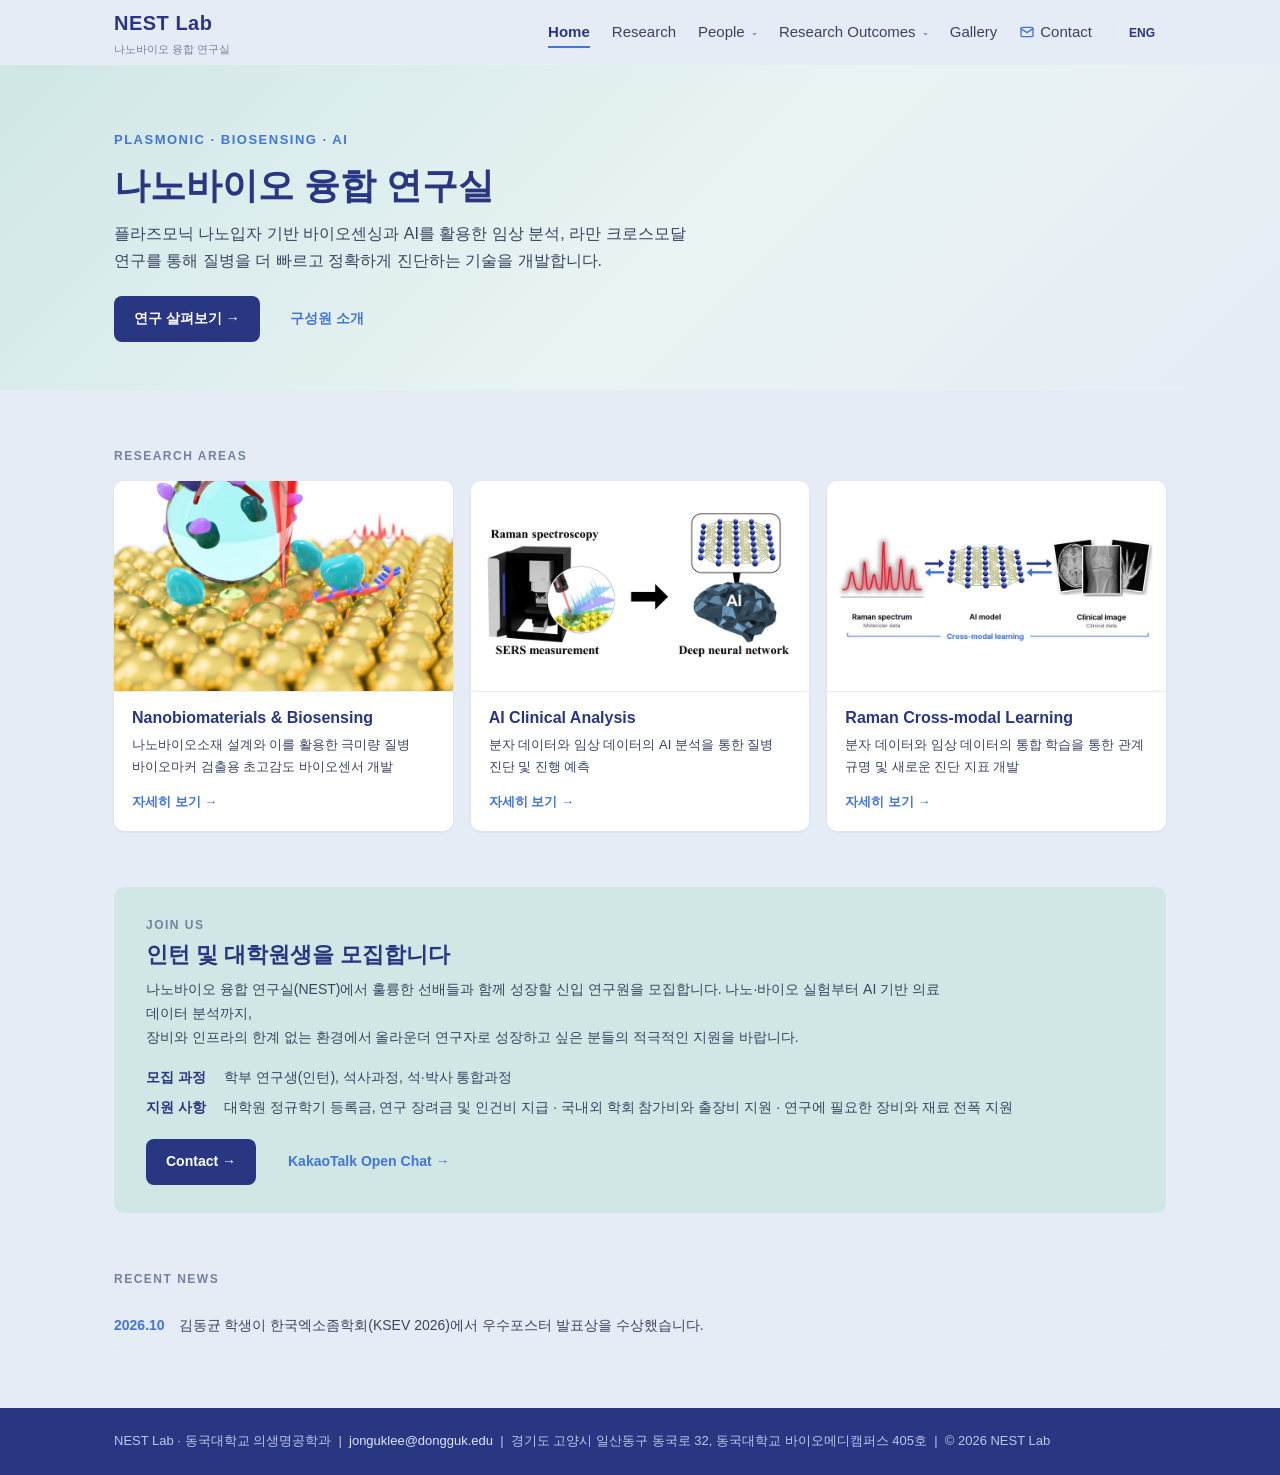
<file: index.html>
<!DOCTYPE html>
<html lang="ko">
<head>
  <meta charset="UTF-8">
  <meta name="viewport" content="width=device-width, initial-scale=1">
  <title>Home · NEST Lab</title>
  <link rel="stylesheet" href="assets/css/style.css">
  <link rel="icon" type="image/svg+xml" href="assets/img/favicon.svg">
  <link rel="icon" type="image/png" href="assets/img/favicon.png">
</head>
<body>
  <header class="site-header" id="site-header"></header>
  <main>
    <section class="hero">
      <div class="container reveal">
        <div class="eyebrow">PLASMONIC · BIOSENSING · AI</div>
        <h1><span class="lang-ko">나노바이오 융합 연구실</span><span class="lang-en">Nanobiomaterial Engineering Sensing Technology Lab</span></h1>
        <p><span class="lang-ko">플라즈모닉 나노입자 기반 바이오센싱과 AI를 활용한 임상 분석, 라만 크로스모달 연구를 통해
           질병을 더 빠르고 정확하게 진단하는 기술을 개발합니다.</span><span class="lang-en">We develop faster, more accurate disease diagnostics through plasmonic nanoparticle-based biosensing, AI-driven clinical analysis, and Raman cross-modal research.</span></p>
        <div class="cta">
          <a class="btn btn-primary" href="research.html"><span class="lang-ko">연구 살펴보기 →</span><span class="lang-en">Explore research →</span></a>
          <a class="btn btn-ghost" href="people.html"><span class="lang-ko">구성원 소개</span><span class="lang-en">Members</span></a>
        </div>
      </div>
    </section>

    <section class="section">
      <div class="container reveal">
        <div class="label">RESEARCH AREAS</div>
        <div class="grid-3" style="margin-top:14px">
          <a class="card" href="research.html#plasmonic"><img src="assets/img/research/card-plasmonic.jpg" alt="" width="800" height="500" loading="lazy"><div class="body"><h3>Nanobiomaterials &amp; Biosensing</h3><p><span class="lang-ko">나노바이오소재 설계와 이를 활용한 극미량 질병 바이오마커 검출용 초고감도 바이오센서 개발</span><span class="lang-en">Design of nanobiomaterials and ultrasensitive biosensors built on them for detecting trace disease biomarkers</span></p><span class="more"><span class="lang-ko">자세히 보기</span><span class="lang-en">Learn more</span> →</span></div></a>
          <a class="card" href="research.html#ai-clinical"><img src="assets/img/research/card-ai.jpg" alt="" width="800" height="500" loading="lazy"><div class="body"><h3>AI Clinical Analysis</h3><p><span class="lang-ko">분자 데이터와 임상 데이터의 AI 분석을 통한 질병 진단 및 진행 예측</span><span class="lang-en">AI analysis of molecular and clinical data to diagnose disease and predict its progression.</span></p><span class="more"><span class="lang-ko">자세히 보기</span><span class="lang-en">Learn more</span> →</span></div></a>
          <a class="card" href="research.html#cross-modal"><img src="assets/img/research/card-crossmodal.jpg" alt="" width="800" height="500" loading="lazy"><div class="body"><h3>Raman Cross-modal Learning</h3><p><span class="lang-ko">분자 데이터와 임상 데이터의 통합 학습을 통한 관계 규명 및 새로운 진단 지표 개발</span><span class="lang-en">Joint learning of molecular and clinical data to uncover how they relate and to build new diagnostic indicators.</span></p><span class="more"><span class="lang-ko">자세히 보기</span><span class="lang-en">Learn more</span> →</span></div></a>
        </div>
      </div>
    </section>

    <section class="section" style="padding-top:0">
      <div class="container reveal">
        <div class="recruit">
          <div class="label">JOIN US</div>
          <h2><span class="lang-ko">인턴 및 대학원생을 모집합니다</span><span class="lang-en">We are recruiting interns and graduate students</span></h2>
          <p><span class="lang-ko">나노바이오 융합 연구실(NEST)에서 훌륭한 선배들과 함께 성장할 신입 연구원을 모집합니다. 나노·바이오 실험부터 AI 기반 의료 데이터 분석까지,<br>장비와 인프라의 한계 없는 환경에서 올라운더 연구자로 성장하고 싶은 분들의 적극적인 지원을 바랍니다.</span><span class="lang-en">Join NEST Lab and grow alongside great senior members. From nano-bio experiments to AI-based medical data analysis, we welcome anyone who wants to become an all-round researcher in an environment with no limits on equipment and infrastructure.</span></p>
          <dl>
            <dt><span class="lang-ko">모집 과정</span><span class="lang-en">Positions</span></dt>
            <dd><span class="lang-ko">학부 연구생(인턴), 석사과정, 석·박사 통합과정</span><span class="lang-en">Undergraduate research interns, M.S. students, integrated M.S./Ph.D. students</span></dd>
            <dt><span class="lang-ko">지원 사항</span><span class="lang-en">Support</span></dt>
            <dd><span class="lang-ko">대학원 정규학기 등록금, 연구 장려금 및 인건비 지급 · 국내외 학회 참가비와 출장비 지원 · 연구에 필요한 장비와 재료 전폭 지원</span><span class="lang-en">Graduate tuition, research stipend and salary · Registration and travel support for domestic and international conferences · Full support for research equipment and materials</span></dd>
          </dl>
          <div class="actions">
            <a class="btn btn-primary" href="mailto:jonguklee@dongguk.edu">Contact →</a>
            <a class="btn btn-ghost" href="https://open.kakao.com/o/s3OIzfyi" target="_blank" rel="noopener">KakaoTalk Open Chat →</a>
          </div>
        </div>
      </div>
    </section>

    <section class="section" style="padding-top:0">
      <div class="container reveal">
        <div class="label">RECENT NEWS</div>
        <ul class="list" style="margin-top:10px">
          <li><span class="year">2026.10</span> <span class="lang-ko">김동균 학생이 한국엑소좀학회(KSEV 2026)에서 우수포스터 발표상을 수상했습니다.</span><span class="lang-en">Dong Gyun Kim received the Best Poster Presentation Award at KSEV 2026.</span></li>
        </ul>
      </div>
    </section>
  </main>
  <footer class="site-footer" id="site-footer"></footer>
  <script src="assets/js/main.js"></script>
</body>
</html>
</file>
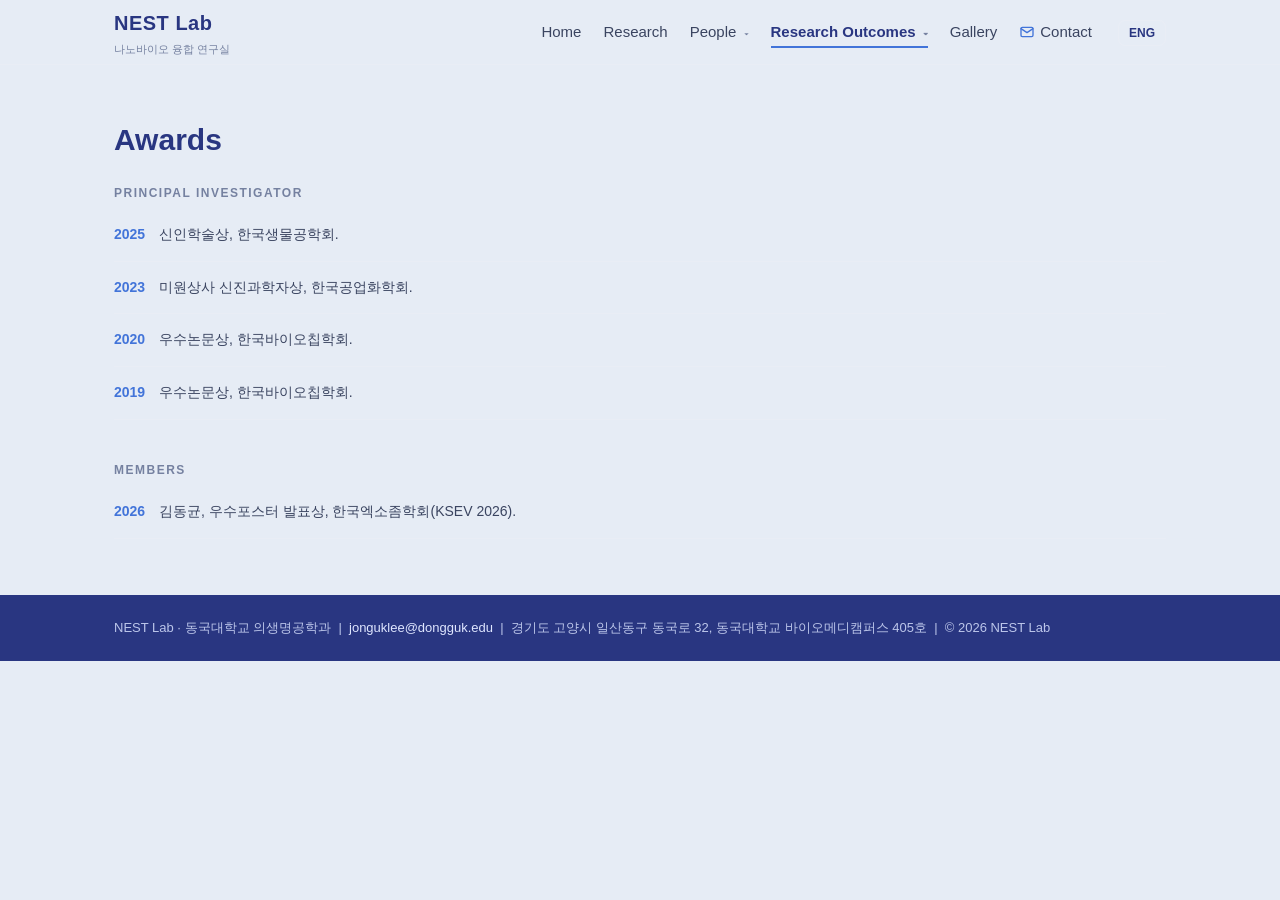
<file: awards.html>
<!DOCTYPE html>
<html lang="ko">
<head>
  <meta charset="UTF-8">
  <meta name="viewport" content="width=device-width, initial-scale=1">
  <title>Awards · NEST Lab</title>
  <link rel="stylesheet" href="assets/css/style.css">
  <link rel="icon" type="image/svg+xml" href="assets/img/favicon.svg">
  <link rel="icon" type="image/png" href="assets/img/favicon.png">
</head>
<body>
  <header class="site-header" id="site-header"></header>
  <main>
    <section class="section"><div class="container">
      <h1 class="page-title reveal">Awards</h1>
      <div class="reveal">
        <div class="label">PRINCIPAL INVESTIGATOR</div>
        <ul class="list" style="margin-top:6px">
        <li><span class="year">2025</span> <span class="lang-ko">신인학술상, 한국생물공학회.</span><span class="lang-en">Young Investigator Award, The Korean Society for Biotechnology and Bioengineering (KSBB).</span></li>
        <li><span class="year">2023</span> <span class="lang-ko">미원상사 신진과학자상, 한국공업화학회.</span><span class="lang-en">Miwon Commercial Young Scientist Award, The Korean Society of Industrial and Engineering Chemistry (KSIEC).</span></li>
        <li><span class="year">2020</span> <span class="lang-ko">우수논문상, 한국바이오칩학회.</span><span class="lang-en">Excellent Paper Award, The Korean BioChip Society.</span></li>
        <li><span class="year">2019</span> <span class="lang-ko">우수논문상, 한국바이오칩학회.</span><span class="lang-en">Excellent Paper Award, The Korean BioChip Society.</span></li>
        </ul>
      </div>
      <div class="reveal" style="margin-top:40px">
        <div class="label">MEMBERS</div>
        <ul class="list" style="margin-top:6px">
        <li><span class="year">2026</span> <span class="lang-ko">김동균, 우수포스터 발표상, 한국엑소좀학회(KSEV 2026).</span><span class="lang-en">Dong Gyun Kim, Best Poster Presentation Award, KSEV 2026.</span></li>
        </ul>
      </div>
    </div></section>
  </main>
  <footer class="site-footer" id="site-footer"></footer>
  <script src="assets/js/main.js"></script>
</body>
</html>
</file>
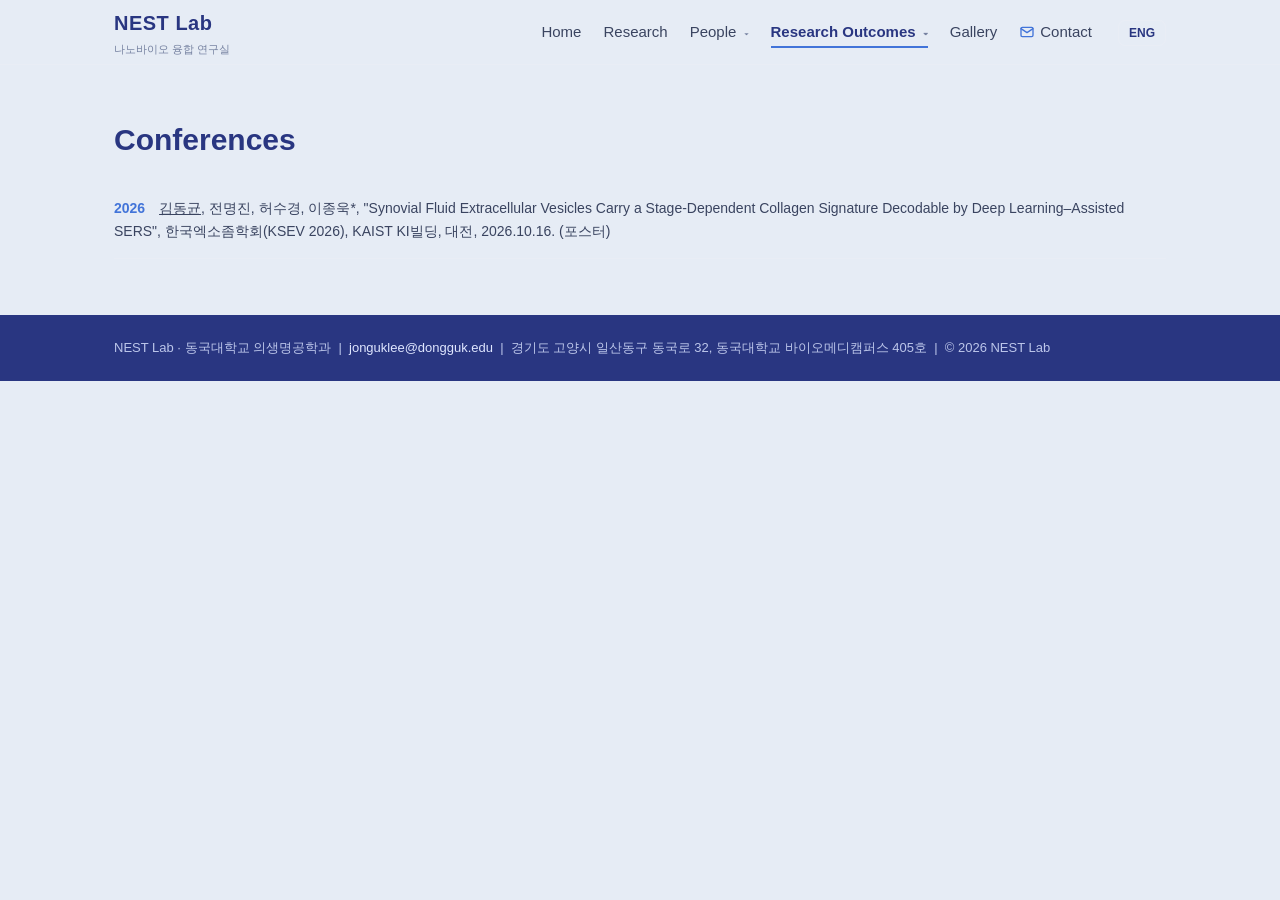
<file: conferences.html>
<!DOCTYPE html>
<html lang="ko">
<head>
  <meta charset="UTF-8">
  <meta name="viewport" content="width=device-width, initial-scale=1">
  <title>Conferences · NEST Lab</title>
  <link rel="stylesheet" href="assets/css/style.css">
  <link rel="icon" type="image/svg+xml" href="assets/img/favicon.svg">
  <link rel="icon" type="image/png" href="assets/img/favicon.png">
</head>
<body>
  <header class="site-header" id="site-header"></header>
  <main>
    <section class="section"><div class="container">
      <h1 class="page-title reveal">Conferences</h1>
      <ul class="list reveal">
        <li><span class="year">2026</span> <span class="lang-ko"><u>김동균</u>, 전명진, 허수경, 이종욱*</span><span class="lang-en"><u>Dong Gyun Kim</u>, Myeong Jin Jeon, Sukyeong Heo, Jong Uk Lee*</span>, "Synovial Fluid Extracellular Vesicles Carry a Stage-Dependent Collagen Signature Decodable by Deep Learning–Assisted SERS", <span class="lang-ko">한국엑소좀학회(KSEV 2026), KAIST KI빌딩, 대전</span><span class="lang-en">KSEV 2026, KI Building, KAIST, Daejeon</span>, 2026.10.16. <span class="lang-ko">(포스터)</span><span class="lang-en">(Poster)</span></li>
      </ul>
    </div></section>
  </main>
  <footer class="site-footer" id="site-footer"></footer>
  <script src="assets/js/main.js"></script>
</body>
</html>
</file>
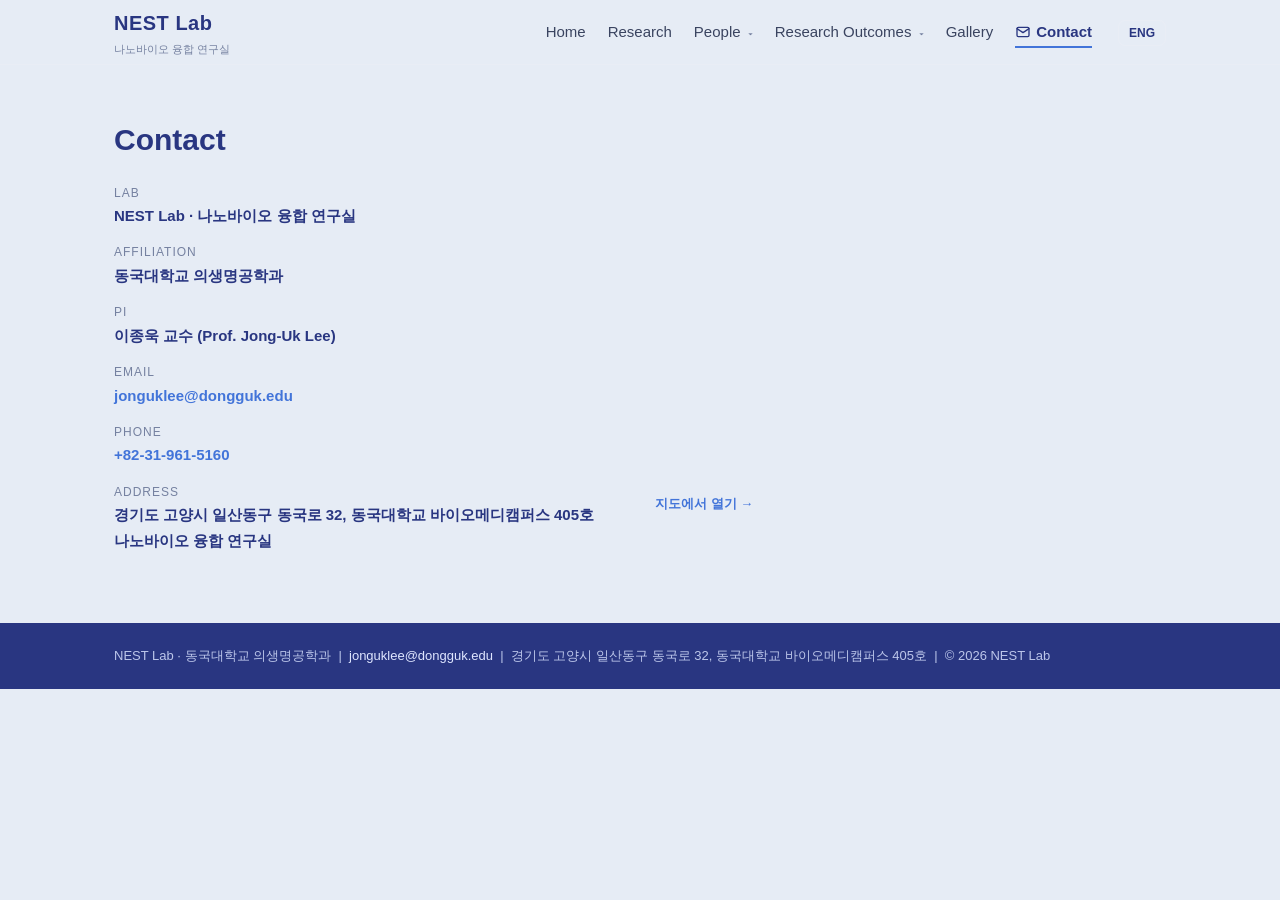
<file: contact.html>
<!DOCTYPE html>
<html lang="ko">
<head>
  <meta charset="UTF-8">
  <meta name="viewport" content="width=device-width, initial-scale=1">
  <title>Contact · NEST Lab</title>
  <link rel="stylesheet" href="assets/css/style.css">
  <link rel="icon" type="image/svg+xml" href="assets/img/favicon.svg">
  <link rel="icon" type="image/png" href="assets/img/favicon.png">
</head>
<body>
  <header class="site-header" id="site-header"></header>
  <main>
    <section class="section"><div class="container">
      <h1 class="page-title reveal">Contact</h1>
      <div class="contact-grid reveal">
        <div>
          <div class="row"><div class="k">LAB</div><div class="v">NEST Lab · <span class="lang-ko">나노바이오 융합 연구실</span><span class="lang-en">Nanobiomaterial Engineering Sensing Technology Lab</span></div></div>
          <div class="row"><div class="k">AFFILIATION</div><div class="v"><span class="lang-ko">동국대학교 의생명공학과</span><span class="lang-en">Dept. of Biomedical Engineering, Dongguk University</span></div></div>
          <div class="row"><div class="k">PI</div><div class="v"><span class="lang-ko">이종욱 교수 (Prof. Jong-Uk Lee)</span><span class="lang-en">Prof. Jong-Uk Lee</span></div></div>
          <div class="row"><div class="k">EMAIL</div><div class="v"><a href="mailto:jonguklee@dongguk.edu">jonguklee@dongguk.edu</a></div></div>
          <div class="row"><div class="k">PHONE</div><div class="v"><a href="tel:+82319615160">+82-31-961-5160</a></div></div>
          <div class="row"><div class="k">ADDRESS</div><div class="v"><span class="lang-ko">경기도 고양시 일산동구 동국로 32, 동국대학교 바이오메디캠퍼스 405호 나노바이오 융합 연구실</span><span class="lang-en">No. 405 Nanobiomaterial Engineering Sensing Technology Lab,<br>Sangyoung Bio Hall, Dongguk University Biomedi Campus,<br>32, Dongguk-Ro, Ilsan Dong-Gu, Goyang-Si, Gyeonggi-Do</span></div></div>
        </div>
        <div>
          <iframe class="map" src="https://maps.google.com/maps?q=37.678639,126.807194&amp;z=16&amp;hl=ko&amp;output=embed" loading="lazy" referrerpolicy="no-referrer-when-downgrade" title="NEST Lab 위치"></iframe>
          <a class="map-link" target="_blank" rel="noopener" href="https://maps.google.com/maps?ll=37.678639,126.807194&amp;z=16&amp;t=m&amp;hl=ko&amp;gl=KR&amp;mapclient=embed"><span class="lang-ko">지도에서 열기 →</span><span class="lang-en">Open in Maps →</span></a>
        </div>
      </div>
    </div></section>
  </main>
  <footer class="site-footer" id="site-footer"></footer>
  <script src="assets/js/main.js"></script>
</body>
</html>
</file>
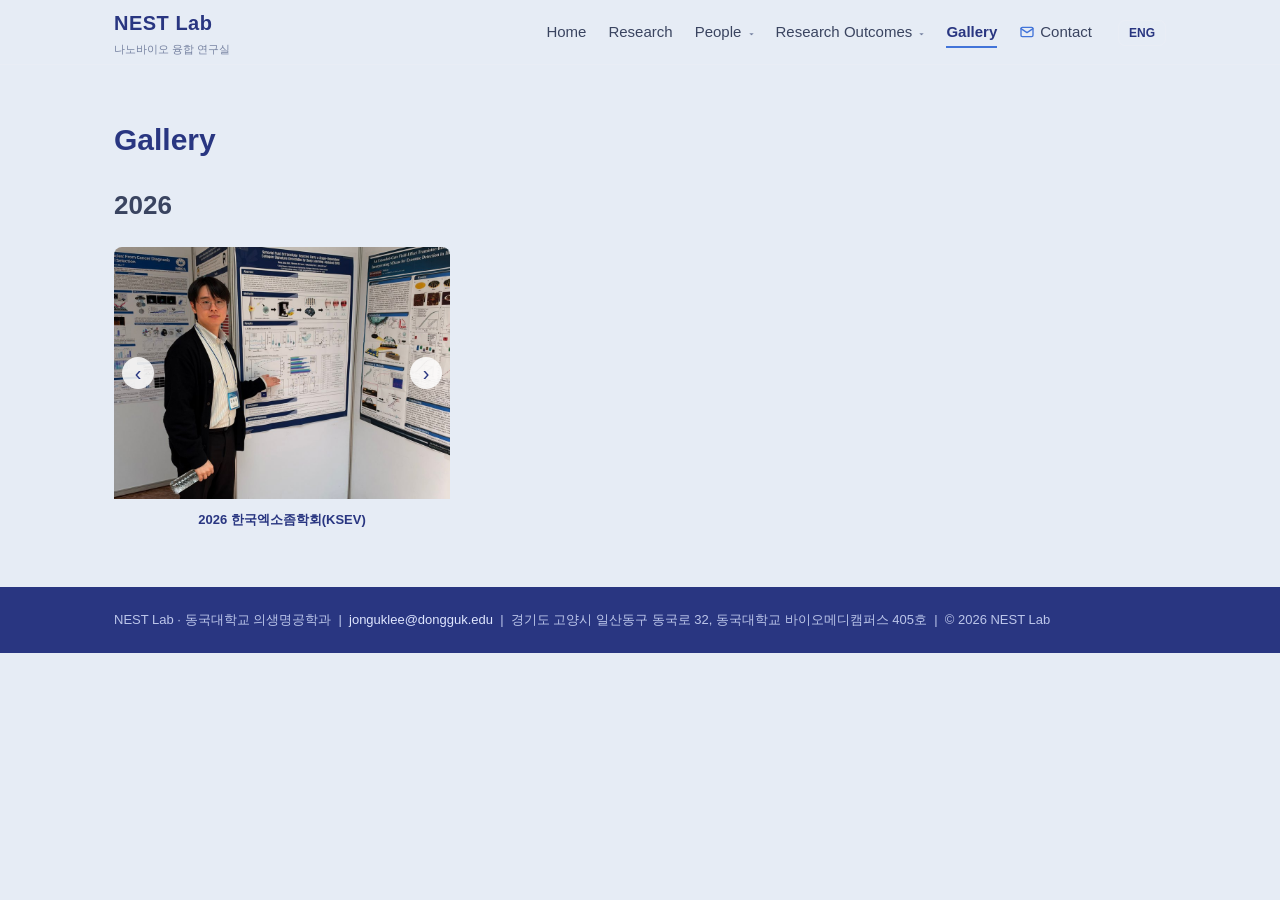
<file: gallery.html>
<!DOCTYPE html>
<html lang="ko">
<head>
  <meta charset="UTF-8">
  <meta name="viewport" content="width=device-width, initial-scale=1">
  <title>Gallery · NEST Lab</title>
  <link rel="stylesheet" href="assets/css/style.css">
  <link rel="icon" type="image/svg+xml" href="assets/img/favicon.svg">
  <link rel="icon" type="image/png" href="assets/img/favicon.png">
</head>
<body>
  <header class="site-header" id="site-header"></header>
  <main>
    <section class="section"><div class="container">
      <h1 class="page-title reveal">Gallery</h1>

      <div class="reveal">
        <div class="gyear">2026</div>
        <div class="gallery">
          <figure>
            <div class="slides">
              <div class="track">
                <img src="assets/img/gallery/2026-ksev-1.jpg" alt="KSEV 2026 poster presentation">
                <img src="assets/img/gallery/2026-ksev-2.jpg" alt="KSEV 2026 award ceremony">
              </div>
              <button class="prev" aria-label="Previous photo">‹</button><button class="next" aria-label="Next photo">›</button>
            </div>
            <figcaption><span class="lang-ko">2026 한국엑소좀학회(KSEV)</span><span class="lang-en">KSEV 2026</span></figcaption>
          </figure>
        </div>
      </div>

      <!-- 연도 추가 시 위 블록을 복사해 gyear와 사진만 바꾸면 됨 -->
    </div></section>
  </main>
  <footer class="site-footer" id="site-footer"></footer>
  <script src="assets/js/main.js"></script>
</body>
</html>
</file>
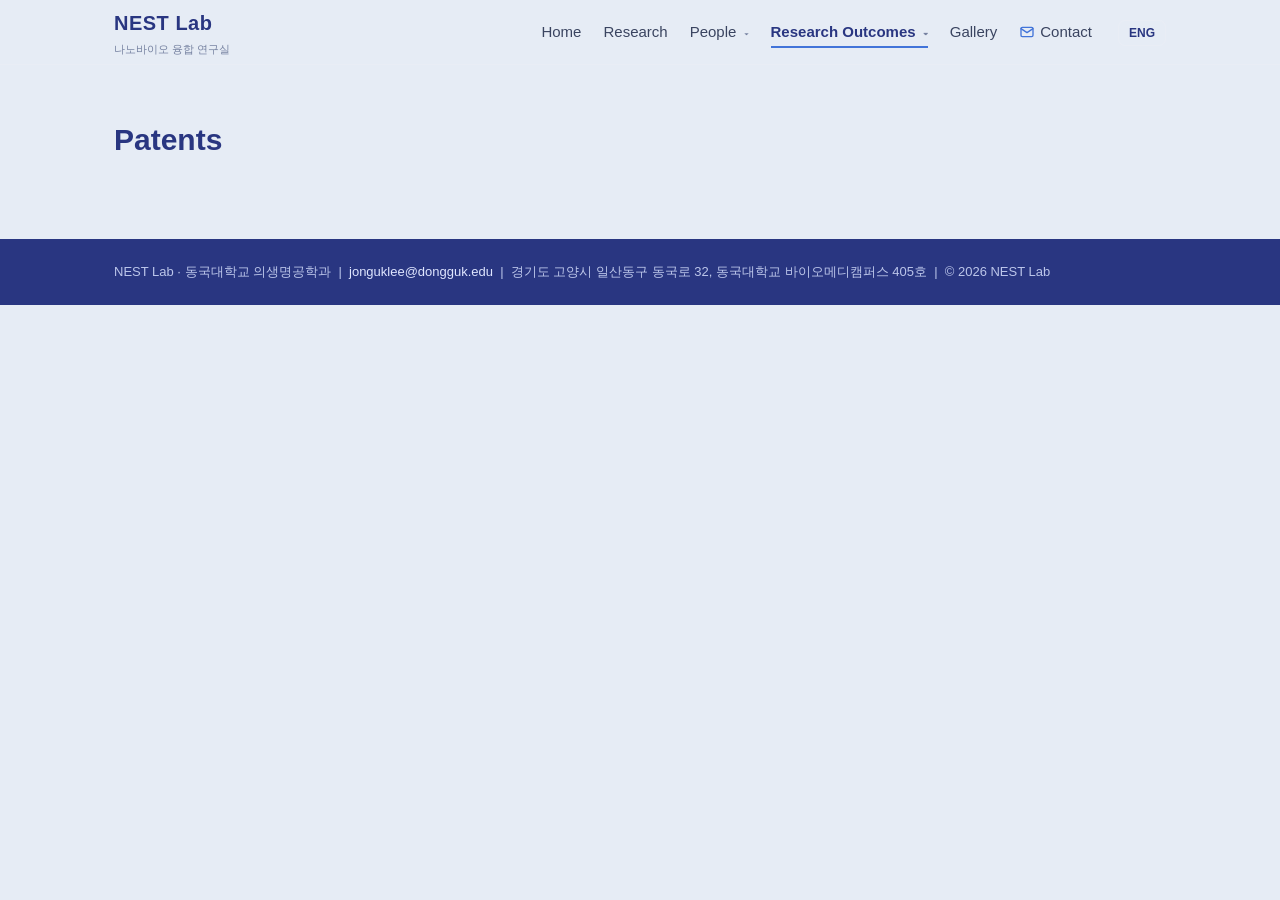
<file: patents.html>
<!DOCTYPE html>
<html lang="ko">
<head>
  <meta charset="UTF-8">
  <meta name="viewport" content="width=device-width, initial-scale=1">
  <title>Patents · NEST Lab</title>
  <link rel="stylesheet" href="assets/css/style.css">
  <link rel="icon" type="image/svg+xml" href="assets/img/favicon.svg">
  <link rel="icon" type="image/png" href="assets/img/favicon.png">
</head>
<body>
  <header class="site-header" id="site-header"></header>
  <main>
    <section class="section"><div class="container">
      <h1 class="page-title reveal">Patents</h1>
      <ul class="list reveal">
      </ul>
    </div></section>
  </main>
  <footer class="site-footer" id="site-footer"></footer>
  <script src="assets/js/main.js"></script>
</body>
</html>
</file>
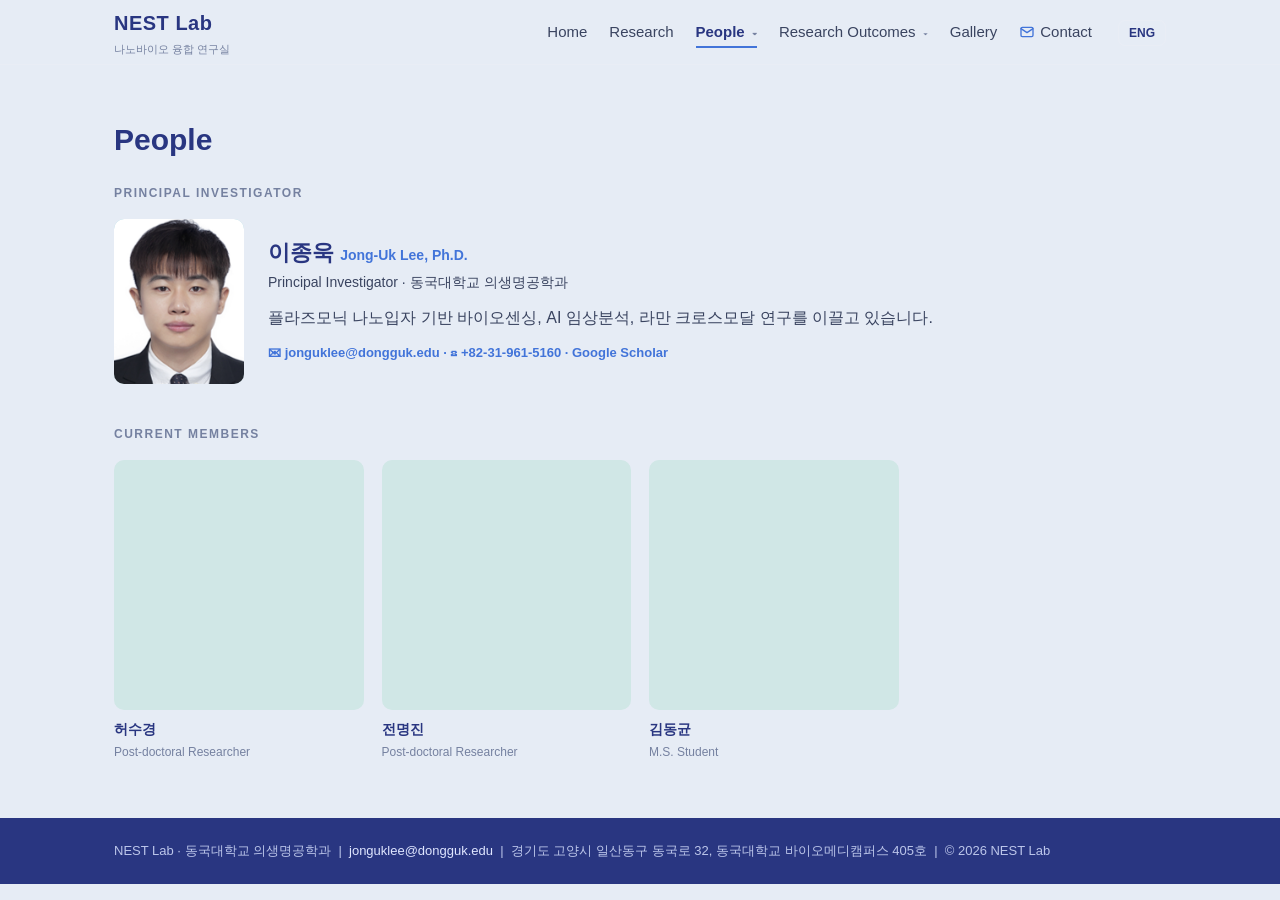
<file: people.html>
<!DOCTYPE html>
<html lang="ko">
<head>
  <meta charset="UTF-8">
  <meta name="viewport" content="width=device-width, initial-scale=1">
  <title>People · NEST Lab</title>
  <link rel="stylesheet" href="assets/css/style.css">
  <link rel="icon" type="image/svg+xml" href="assets/img/favicon.svg">
  <link rel="icon" type="image/png" href="assets/img/favicon.png">
</head>
<body>
  <header class="site-header" id="site-header"></header>
  <main>
    <section class="section">
      <div class="container">
        <h1 class="page-title reveal">People</h1>

        <div id="pi" class="reveal">
          <div class="label">PRINCIPAL INVESTIGATOR</div>
          <div class="pi" style="margin-top:16px">
            <div class="photo"><img src="assets/img/people/jonguk-lee.png" alt="이종욱"></div>
            <div>
              <h3><span class="lang-ko">이종욱 </span><span style="font-size:14px;color:var(--blue)">Jong-Uk Lee, Ph.D.</span></h3>
              <div class="role">Principal Investigator · <span class="lang-ko">동국대학교 의생명공학과</span><span class="lang-en">Dept. of Biomedical Engineering, Dongguk University</span></div>
              <p style="margin-top:10px"><span class="lang-ko">플라즈모닉 나노입자 기반 바이오센싱, AI 임상분석, 라만 크로스모달 연구를 이끌고 있습니다.</span><span class="lang-en">Leads research on plasmonic nanoparticle-based biosensing, AI clinical analysis, and Raman cross-modal analysis.</span></p>
              <div style="margin-top:10px;color:var(--blue);font-weight:600;font-size:13px">✉ <a href="mailto:jonguklee@dongguk.edu">jonguklee@dongguk.edu</a> · ☎ <a href="tel:+82319615160">+82-31-961-5160</a> · <a href="https://scholar.google.com/citations?user=yp0K45wAAAAJ&amp;hl=ko" target="_blank" rel="noopener">Google Scholar</a></div>
            </div>
          </div>
        </div>

        <div id="members" class="reveal" style="margin-top:40px">
          <div class="label">CURRENT MEMBERS</div>
          <div class="members">
            <div class="member"><div class="photo"></div><div class="name">허수경</div><div class="pos">Post-doctoral Researcher</div></div>
            <div class="member"><div class="photo"></div><div class="name">전명진</div><div class="pos">Post-doctoral Researcher</div></div>
            <div class="member"><div class="photo"></div><div class="name">김동균</div><div class="pos">M.S. Student</div></div>
          </div>
        </div>

        <div id="alumni" class="reveal" style="margin-top:40px;display:none">
          <div class="label">ALUMNI</div>
          <div class="placeholder-box" style="margin-top:12px"><span class="lang-ko">졸업생이 생기면 여기에 추가됩니다. (README의 "구성원 추가" 참고)</span><span class="lang-en">Alumni will be listed here as members graduate.</span></div>
        </div>
      </div>
    </section>
  </main>
  <footer class="site-footer" id="site-footer"></footer>
  <script src="assets/js/main.js"></script>
</body>
</html>
</file>
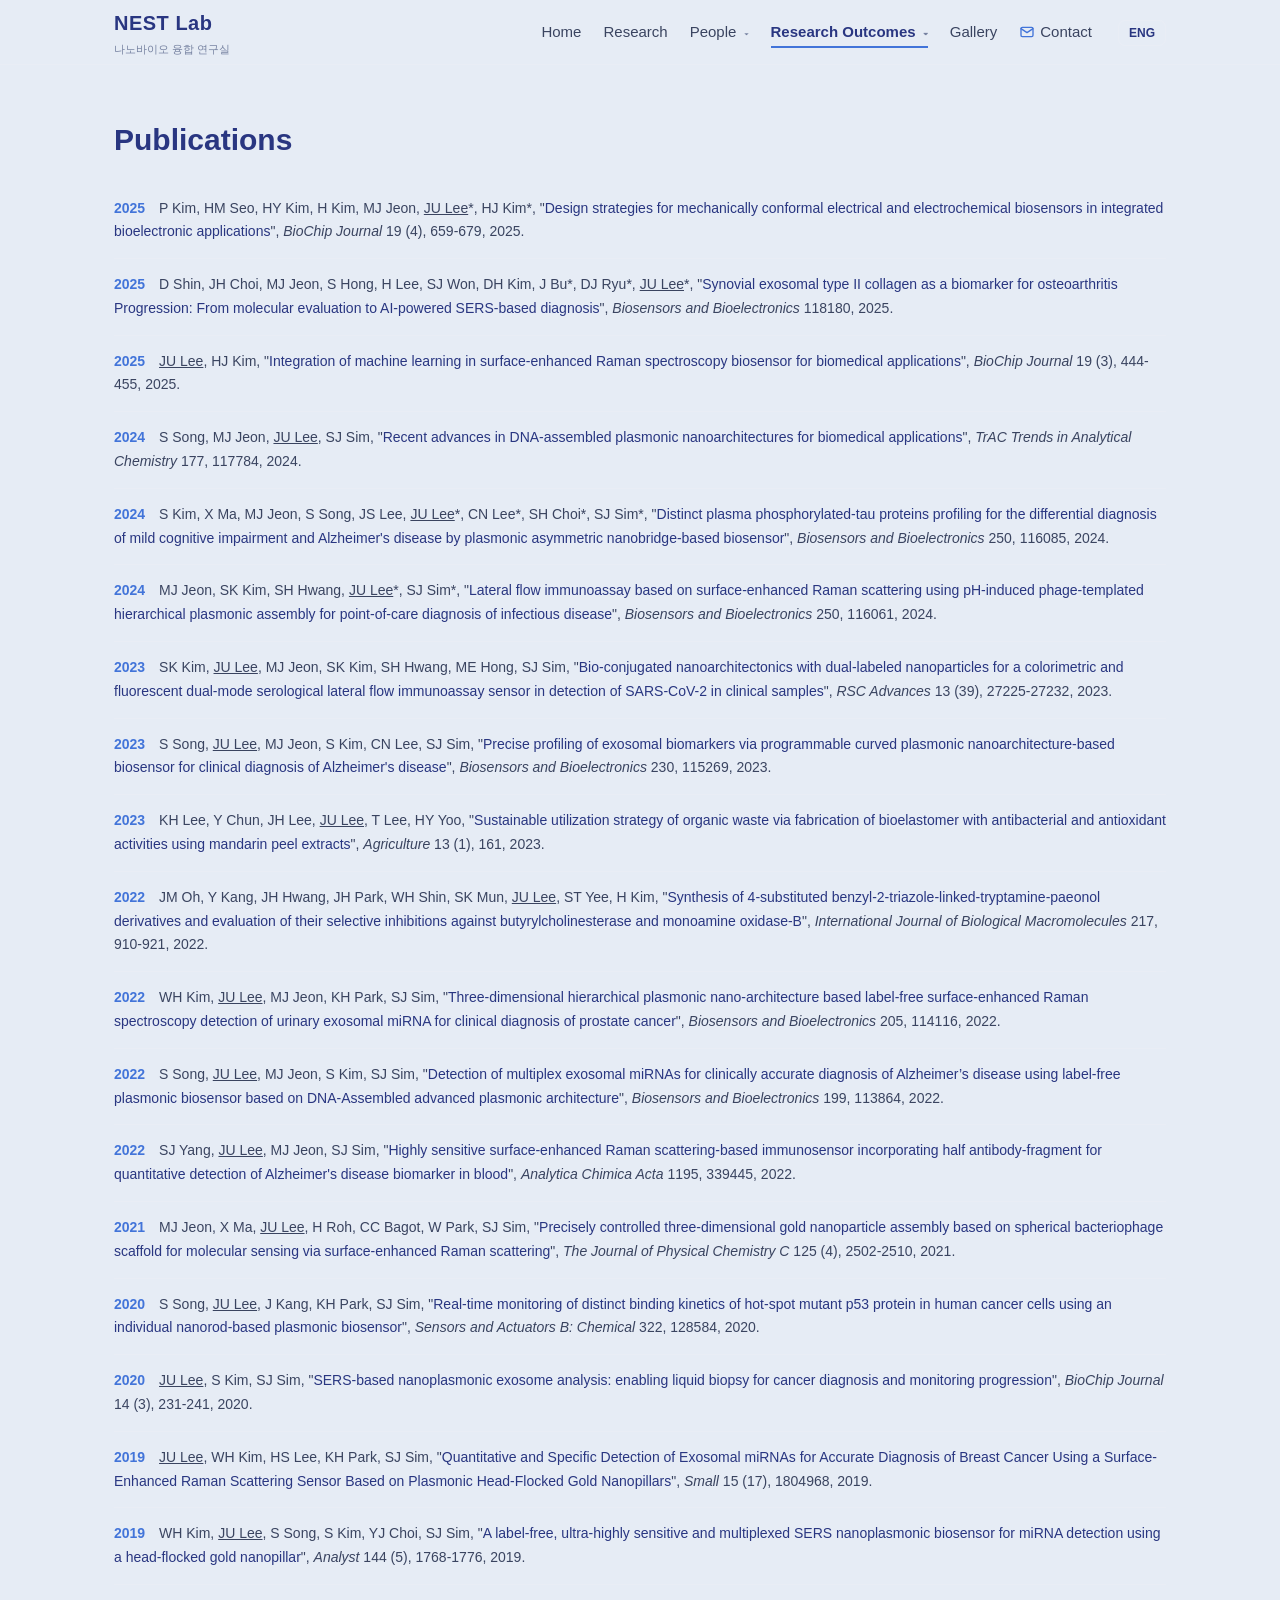
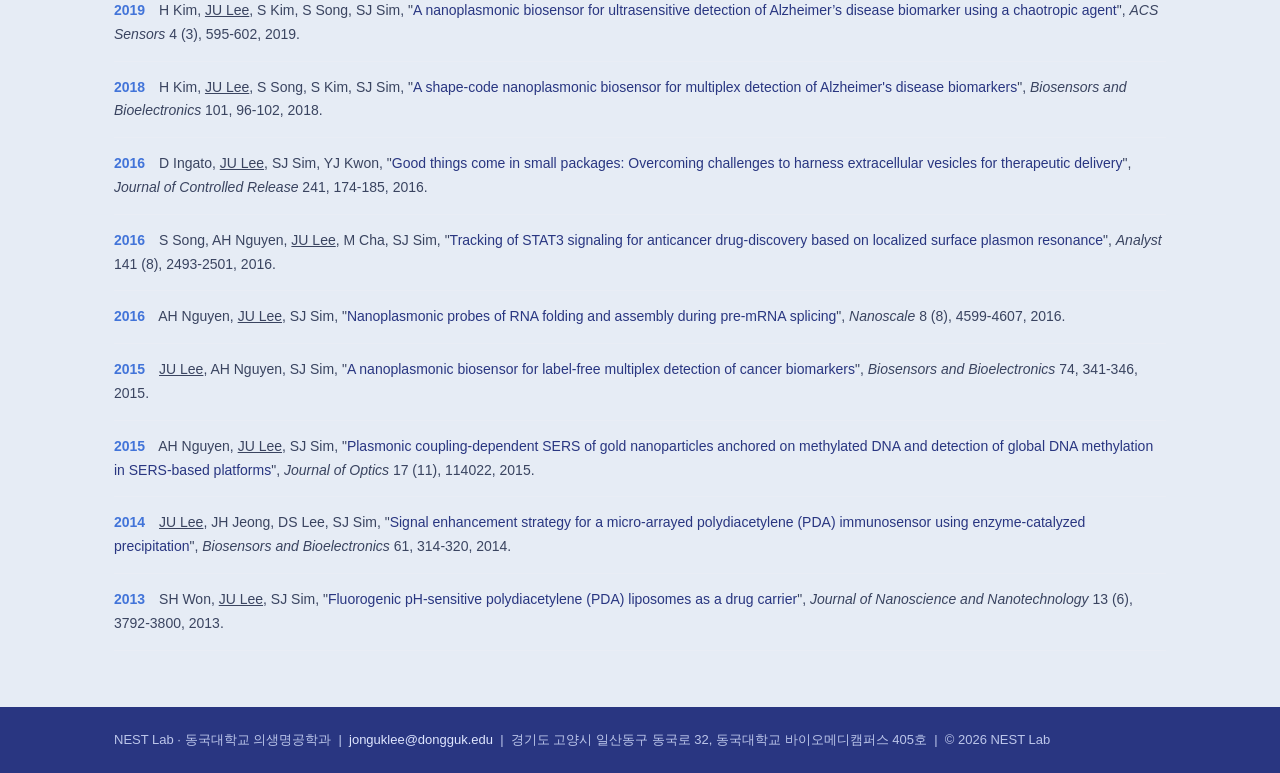
<file: publications.html>
<!DOCTYPE html>
<html lang="ko">
<head>
  <meta charset="UTF-8">
  <meta name="viewport" content="width=device-width, initial-scale=1">
  <title>Publications · NEST Lab</title>
  <link rel="stylesheet" href="assets/css/style.css">
  <link rel="icon" type="image/svg+xml" href="assets/img/favicon.svg">
  <link rel="icon" type="image/png" href="assets/img/favicon.png">
</head>
<body>
  <header class="site-header" id="site-header"></header>
  <main>
    <section class="section"><div class="container">
      <h1 class="page-title reveal">Publications</h1>
      <ul class="list reveal">
        <li><span class="year">2025</span> P Kim, HM Seo, HY Kim, H Kim, MJ Jeon, <u>JU Lee</u>*, HJ Kim*, "<a href="https://doi.org/10.1007/s13206-025-00233-y" target="_blank" rel="noopener">Design strategies for mechanically conformal electrical and electrochemical biosensors in integrated bioelectronic applications</a>", <i>BioChip Journal</i> 19 (4), 659-679, 2025.</li>
        <li><span class="year">2025</span> D Shin, JH Choi, MJ Jeon, S Hong, H Lee, SJ Won, DH Kim, J Bu*, DJ Ryu*, <u>JU Lee</u>*, "<a href="https://doi.org/10.1016/j.bios.2025.118180" target="_blank" rel="noopener">Synovial exosomal type II collagen as a biomarker for osteoarthritis Progression: From molecular evaluation to AI-powered SERS-based diagnosis</a>", <i>Biosensors and Bioelectronics</i> 118180, 2025.</li>
        <li><span class="year">2025</span> <u>JU Lee</u>, HJ Kim, "<a href="https://doi.org/10.1007/s13206-025-00229-8" target="_blank" rel="noopener">Integration of machine learning in surface-enhanced Raman spectroscopy biosensor for biomedical applications</a>", <i>BioChip Journal</i> 19 (3), 444-455, 2025.</li>
        <li><span class="year">2024</span> S Song, MJ Jeon, <u>JU Lee</u>, SJ Sim, "<a href="https://doi.org/10.1016/j.trac.2024.117784" target="_blank" rel="noopener">Recent advances in DNA-assembled plasmonic nanoarchitectures for biomedical applications</a>", <i>TrAC Trends in Analytical Chemistry</i> 177, 117784, 2024.</li>
        <li><span class="year">2024</span> S Kim, X Ma, MJ Jeon, S Song, JS Lee, <u>JU Lee</u>*, CN Lee*, SH Choi*, SJ Sim*, "<a href="https://doi.org/10.1016/j.bios.2024.116085" target="_blank" rel="noopener">Distinct plasma phosphorylated-tau proteins profiling for the differential diagnosis of mild cognitive impairment and Alzheimer&#x27;s disease by plasmonic asymmetric nanobridge-based biosensor</a>", <i>Biosensors and Bioelectronics</i> 250, 116085, 2024.</li>
        <li><span class="year">2024</span> MJ Jeon, SK Kim, SH Hwang, <u>JU Lee</u>*, SJ Sim*, "<a href="https://doi.org/10.1016/j.bios.2024.116061" target="_blank" rel="noopener">Lateral flow immunoassay based on surface-enhanced Raman scattering using pH-induced phage-templated hierarchical plasmonic assembly for point-of-care diagnosis of infectious disease</a>", <i>Biosensors and Bioelectronics</i> 250, 116061, 2024.</li>
        <li><span class="year">2023</span> SK Kim, <u>JU Lee</u>, MJ Jeon, SK Kim, SH Hwang, ME Hong, SJ Sim, "<a href="https://doi.org/10.1039/d3ra04373h" target="_blank" rel="noopener">Bio-conjugated nanoarchitectonics with dual-labeled nanoparticles for a colorimetric and fluorescent dual-mode serological lateral flow immunoassay sensor in detection of SARS-CoV-2 in clinical samples</a>", <i>RSC Advances</i> 13 (39), 27225-27232, 2023.</li>
        <li><span class="year">2023</span> S Song, <u>JU Lee</u>, MJ Jeon, S Kim, CN Lee, SJ Sim, "<a href="https://doi.org/10.1016/j.bios.2023.115269" target="_blank" rel="noopener">Precise profiling of exosomal biomarkers via programmable curved plasmonic nanoarchitecture-based biosensor for clinical diagnosis of Alzheimer&#x27;s disease</a>", <i>Biosensors and Bioelectronics</i> 230, 115269, 2023.</li>
        <li><span class="year">2023</span> KH Lee, Y Chun, JH Lee, <u>JU Lee</u>, T Lee, HY Yoo, "<a href="https://doi.org/10.3390/agriculture13010161" target="_blank" rel="noopener">Sustainable utilization strategy of organic waste via fabrication of bioelastomer with antibacterial and antioxidant activities using mandarin peel extracts</a>", <i>Agriculture</i> 13 (1), 161, 2023.</li>
        <li><span class="year">2022</span> JM Oh, Y Kang, JH Hwang, JH Park, WH Shin, SK Mun, <u>JU Lee</u>, ST Yee, H Kim, "<a href="https://doi.org/10.1016/j.ijbiomac.2022.07.178" target="_blank" rel="noopener">Synthesis of 4-substituted benzyl-2-triazole-linked-tryptamine-paeonol derivatives and evaluation of their selective inhibitions against butyrylcholinesterase and monoamine oxidase-B</a>", <i>International Journal of Biological Macromolecules</i> 217, 910-921, 2022.</li>
        <li><span class="year">2022</span> WH Kim, <u>JU Lee</u>, MJ Jeon, KH Park, SJ Sim, "<a href="https://doi.org/10.1016/j.bios.2022.114116" target="_blank" rel="noopener">Three-dimensional hierarchical plasmonic nano-architecture based label-free surface-enhanced Raman spectroscopy detection of urinary exosomal miRNA for clinical diagnosis of prostate cancer</a>", <i>Biosensors and Bioelectronics</i> 205, 114116, 2022.</li>
        <li><span class="year">2022</span> S Song, <u>JU Lee</u>, MJ Jeon, S Kim, SJ Sim, "<a href="https://doi.org/10.1016/j.bios.2021.113864" target="_blank" rel="noopener">Detection of multiplex exosomal miRNAs for clinically accurate diagnosis of Alzheimer’s disease using label-free plasmonic biosensor based on DNA-Assembled advanced plasmonic architecture</a>", <i>Biosensors and Bioelectronics</i> 199, 113864, 2022.</li>
        <li><span class="year">2022</span> SJ Yang, <u>JU Lee</u>, MJ Jeon, SJ Sim, "<a href="https://doi.org/10.1016/j.aca.2022.339445" target="_blank" rel="noopener">Highly sensitive surface-enhanced Raman scattering-based immunosensor incorporating half antibody-fragment for quantitative detection of Alzheimer&#x27;s disease biomarker in blood</a>", <i>Analytica Chimica Acta</i> 1195, 339445, 2022.</li>
        <li><span class="year">2021</span> MJ Jeon, X Ma, <u>JU Lee</u>, H Roh, CC Bagot, W Park, SJ Sim, "<a href="https://doi.org/10.1021/acs.jpcc.0c08800" target="_blank" rel="noopener">Precisely controlled three-dimensional gold nanoparticle assembly based on spherical bacteriophage scaffold for molecular sensing via surface-enhanced Raman scattering</a>", <i>The Journal of Physical Chemistry C</i> 125 (4), 2502-2510, 2021.</li>
        <li><span class="year">2020</span> S Song, <u>JU Lee</u>, J Kang, KH Park, SJ Sim, "<a href="https://doi.org/10.1016/j.snb.2020.128584" target="_blank" rel="noopener">Real-time monitoring of distinct binding kinetics of hot-spot mutant p53 protein in human cancer cells using an individual nanorod-based plasmonic biosensor</a>", <i>Sensors and Actuators B: Chemical</i> 322, 128584, 2020.</li>
        <li><span class="year">2020</span> <u>JU Lee</u>, S Kim, SJ Sim, "<a href="https://doi.org/10.1007/s13206-020-4301-5" target="_blank" rel="noopener">SERS-based nanoplasmonic exosome analysis: enabling liquid biopsy for cancer diagnosis and monitoring progression</a>", <i>BioChip Journal</i> 14 (3), 231-241, 2020.</li>
        <li><span class="year">2019</span> <u>JU Lee</u>, WH Kim, HS Lee, KH Park, SJ Sim, "<a href="https://doi.org/10.1002/smll.201804968" target="_blank" rel="noopener">Quantitative and Specific Detection of Exosomal miRNAs for Accurate Diagnosis of Breast Cancer Using a Surface‐Enhanced Raman Scattering Sensor Based on Plasmonic Head‐Flocked Gold Nanopillars</a>", <i>Small</i> 15 (17), 1804968, 2019.</li>
        <li><span class="year">2019</span> WH Kim, <u>JU Lee</u>, S Song, S Kim, YJ Choi, SJ Sim, "<a href="https://doi.org/10.1039/c8an01745j" target="_blank" rel="noopener">A label-free, ultra-highly sensitive and multiplexed SERS nanoplasmonic biosensor for miRNA detection using a head-flocked gold nanopillar</a>", <i>Analyst</i> 144 (5), 1768-1776, 2019.</li>
        <li><span class="year">2019</span> H Kim, <u>JU Lee</u>, S Kim, S Song, SJ Sim, "<a href="https://doi.org/10.1021/acssensors.8b01242" target="_blank" rel="noopener">A nanoplasmonic biosensor for ultrasensitive detection of Alzheimer’s disease biomarker using a chaotropic agent</a>", <i>ACS Sensors</i> 4 (3), 595-602, 2019.</li>
        <li><span class="year">2018</span> H Kim, <u>JU Lee</u>, S Song, S Kim, SJ Sim, "<a href="https://doi.org/10.1016/j.bios.2017.10.018" target="_blank" rel="noopener">A shape-code nanoplasmonic biosensor for multiplex detection of Alzheimer&#x27;s disease biomarkers</a>", <i>Biosensors and Bioelectronics</i> 101, 96-102, 2018.</li>
        <li><span class="year">2016</span> D Ingato, <u>JU Lee</u>, SJ Sim, YJ Kwon, "<a href="https://doi.org/10.1016/j.jconrel.2016.09.016" target="_blank" rel="noopener">Good things come in small packages: Overcoming challenges to harness extracellular vesicles for therapeutic delivery</a>", <i>Journal of Controlled Release</i> 241, 174-185, 2016.</li>
        <li><span class="year">2016</span> S Song, AH Nguyen, <u>JU Lee</u>, M Cha, SJ Sim, "<a href="https://doi.org/10.1039/c5an02397a" target="_blank" rel="noopener">Tracking of STAT3 signaling for anticancer drug-discovery based on localized surface plasmon resonance</a>", <i>Analyst</i> 141 (8), 2493-2501, 2016.</li>
        <li><span class="year">2016</span> AH Nguyen, <u>JU Lee</u>, SJ Sim, "<a href="https://doi.org/10.1039/c5nr08098c" target="_blank" rel="noopener">Nanoplasmonic probes of RNA folding and assembly during pre-mRNA splicing</a>", <i>Nanoscale</i> 8 (8), 4599-4607, 2016.</li>
        <li><span class="year">2015</span> <u>JU Lee</u>, AH Nguyen, SJ Sim, "<a href="https://doi.org/10.1016/j.bios.2015.06.059" target="_blank" rel="noopener">A nanoplasmonic biosensor for label-free multiplex detection of cancer biomarkers</a>", <i>Biosensors and Bioelectronics</i> 74, 341-346, 2015.</li>
        <li><span class="year">2015</span> AH Nguyen, <u>JU Lee</u>, SJ Sim, "<a href="https://doi.org/10.1088/2040-8978/17/11/114022" target="_blank" rel="noopener">Plasmonic coupling-dependent SERS of gold nanoparticles anchored on methylated DNA and detection of global DNA methylation in SERS-based platforms</a>", <i>Journal of Optics</i> 17 (11), 114022, 2015.</li>
        <li><span class="year">2014</span> <u>JU Lee</u>, JH Jeong, DS Lee, SJ Sim, "<a href="https://doi.org/10.1016/j.bios.2014.05.026" target="_blank" rel="noopener">Signal enhancement strategy for a micro-arrayed polydiacetylene (PDA) immunosensor using enzyme-catalyzed precipitation</a>", <i>Biosensors and Bioelectronics</i> 61, 314-320, 2014.</li>
        <li><span class="year">2013</span> SH Won, <u>JU Lee</u>, SJ Sim, "<a href="https://doi.org/10.1166/jnn.2013.7205" target="_blank" rel="noopener">Fluorogenic pH-sensitive polydiacetylene (PDA) liposomes as a drug carrier</a>", <i>Journal of Nanoscience and Nanotechnology</i> 13 (6), 3792-3800, 2013.</li>
      </ul>
    </div></section>
  </main>
  <footer class="site-footer" id="site-footer"></footer>
  <script src="assets/js/main.js"></script>
</body>
</html>
</file>
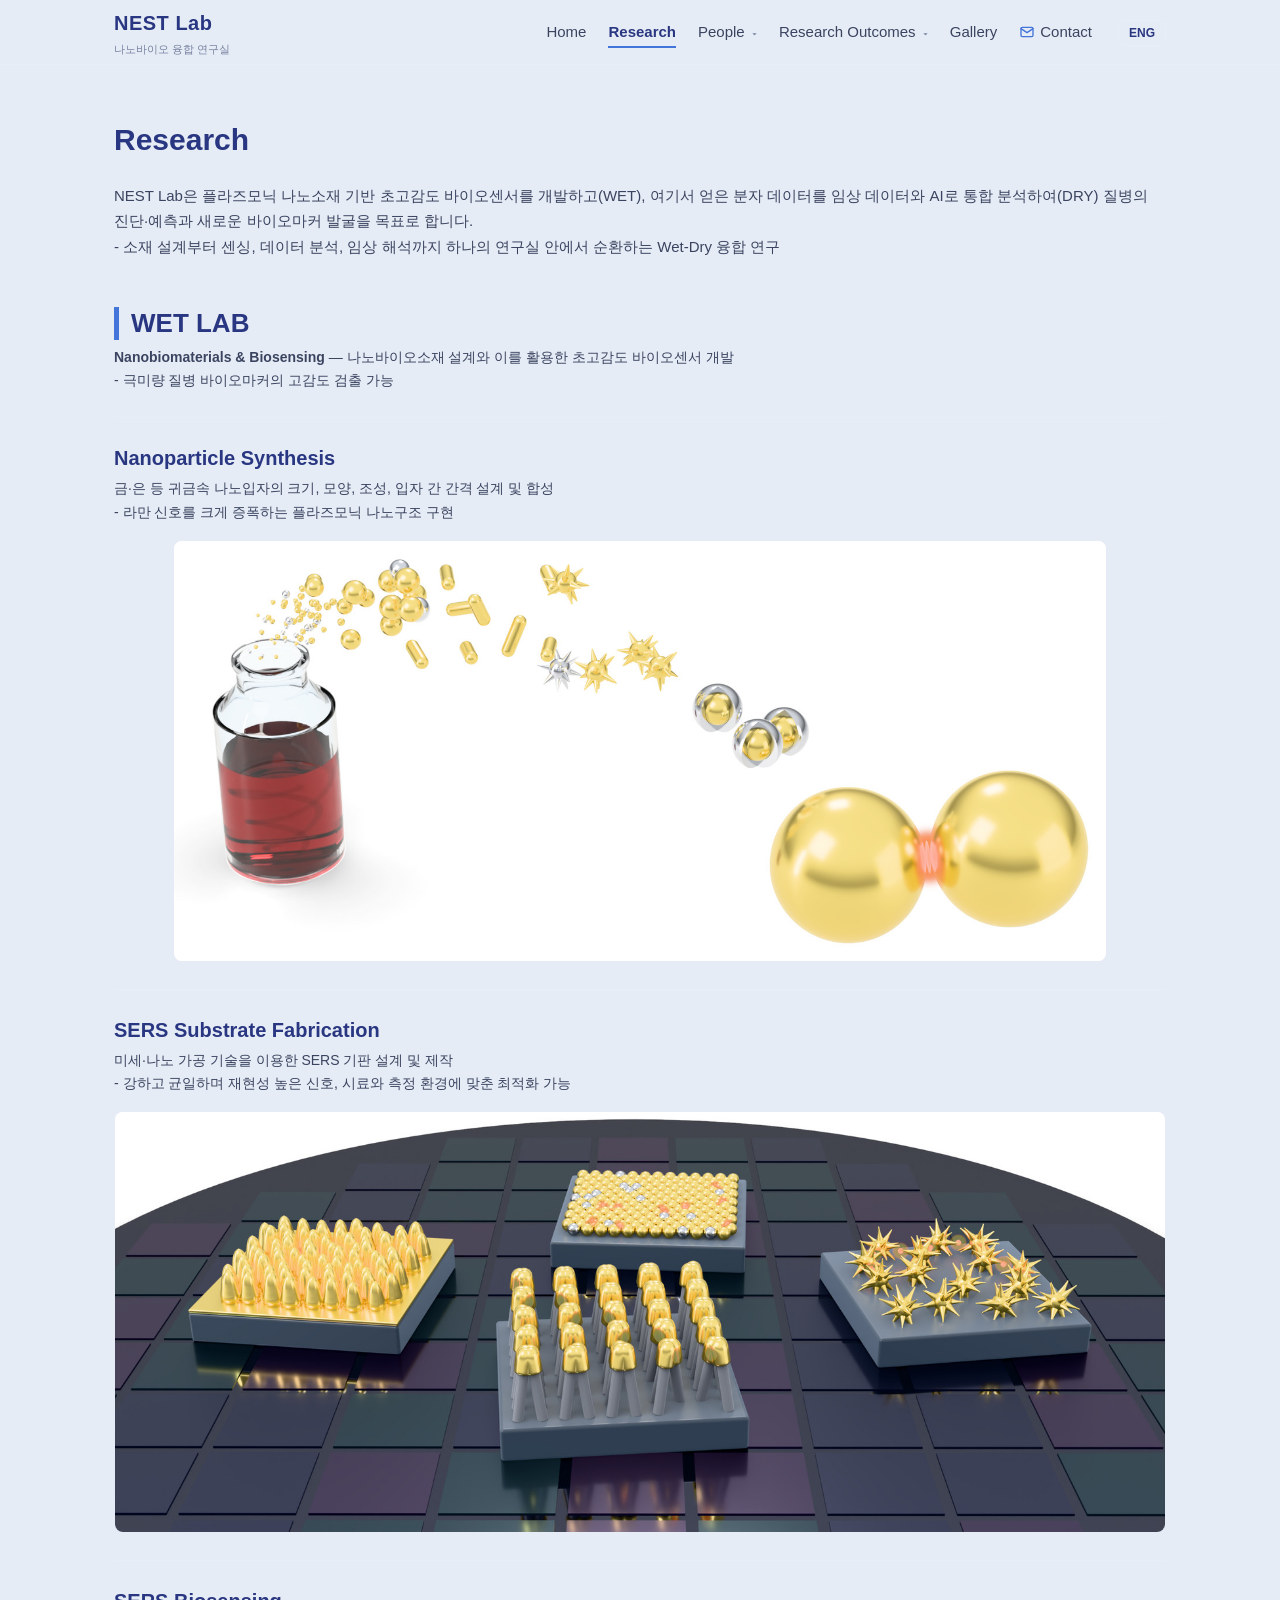
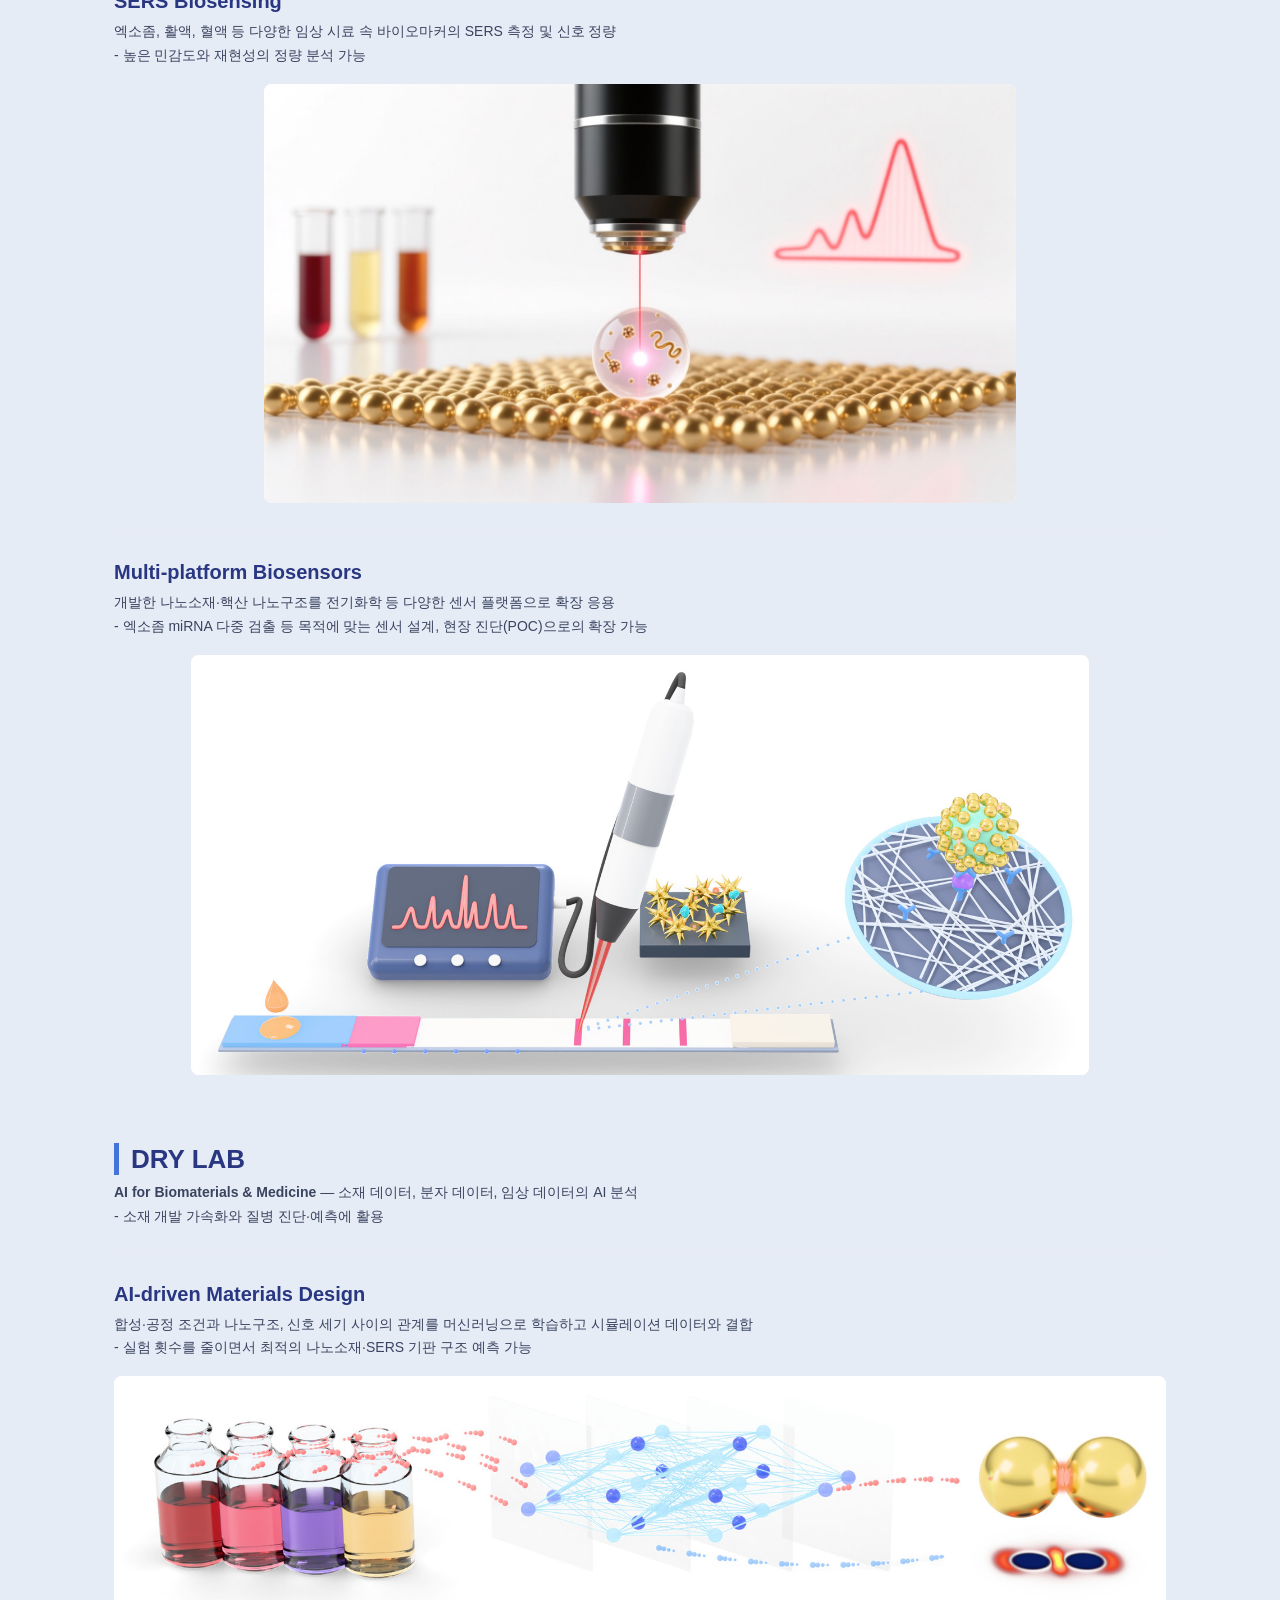
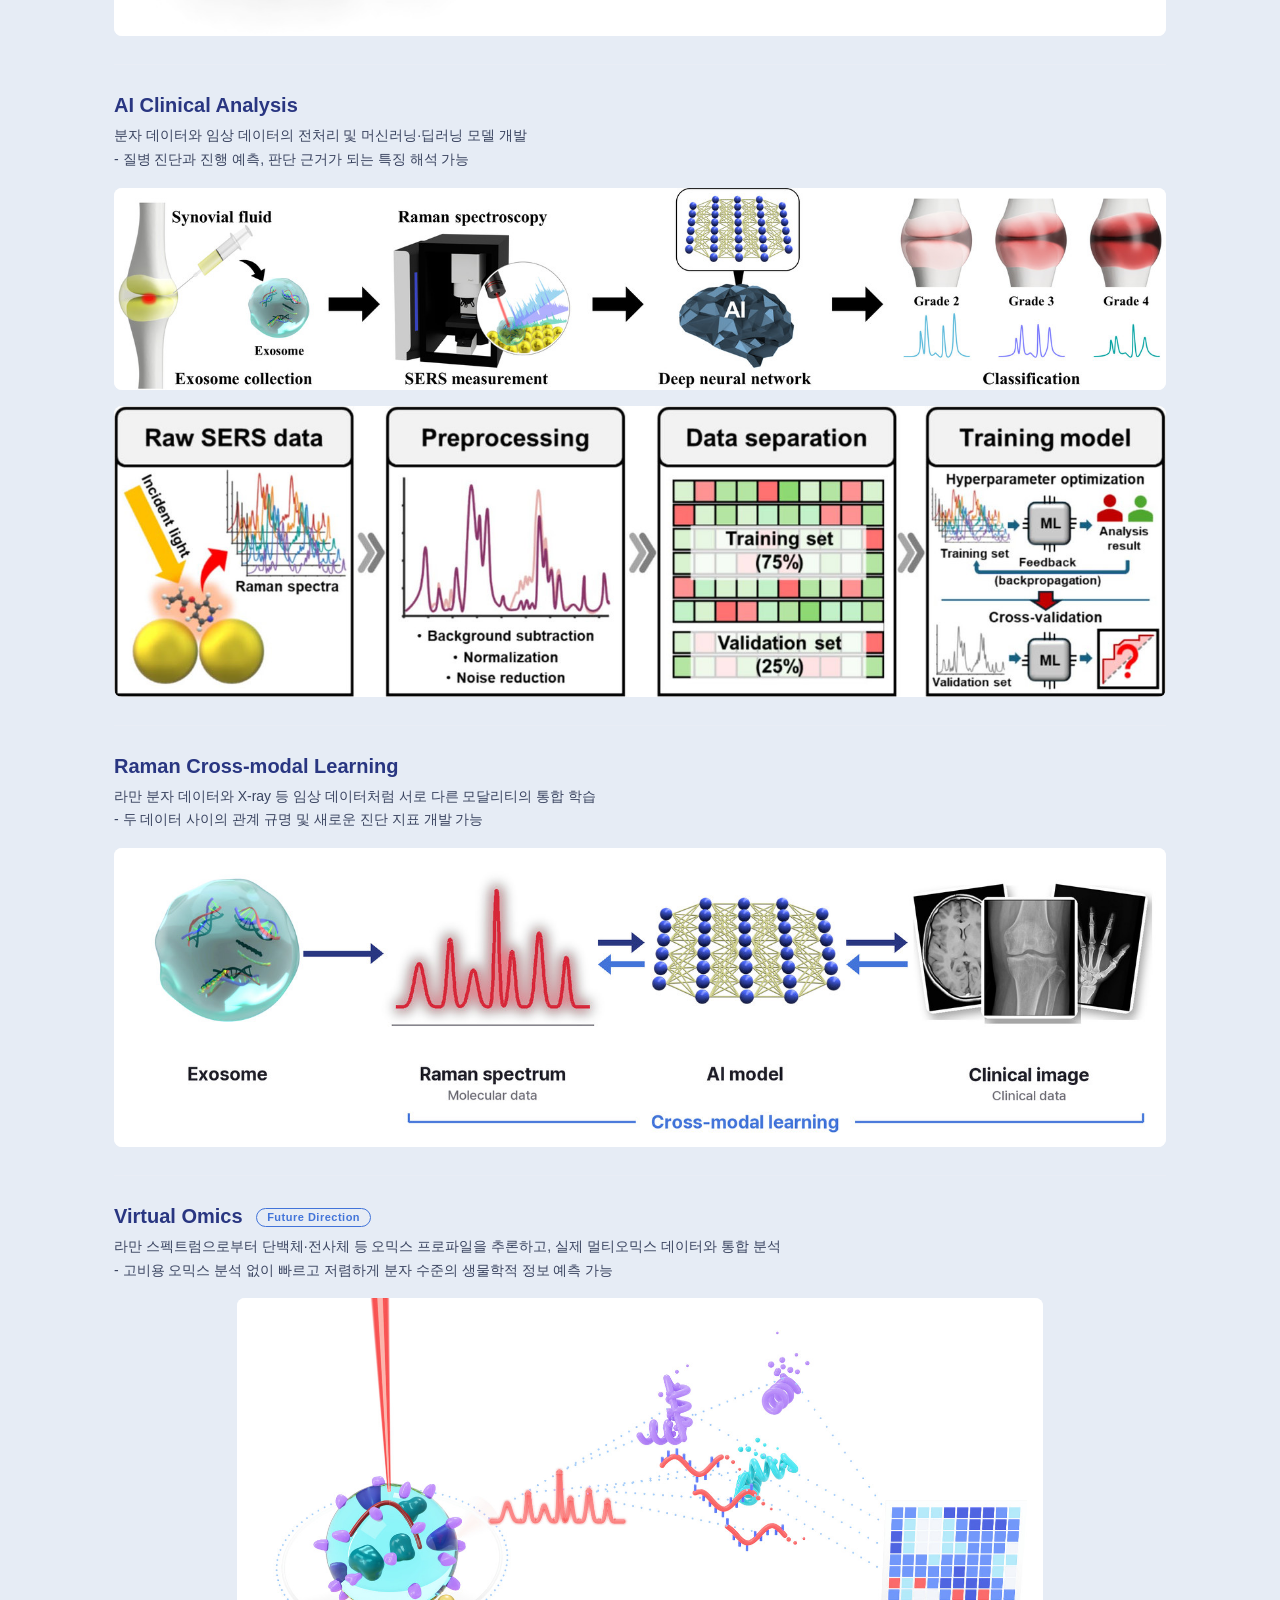
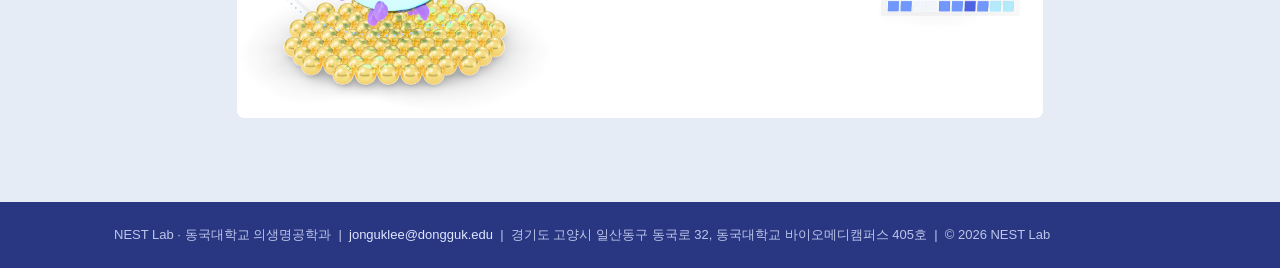
<file: research.html>
<!DOCTYPE html>
<html lang="ko">
<head>
  <meta charset="UTF-8">
  <meta name="viewport" content="width=device-width, initial-scale=1">
  <title>Research · NEST Lab</title>
  <link rel="stylesheet" href="assets/css/style.css">
  <link rel="icon" type="image/svg+xml" href="assets/img/favicon.svg">
  <link rel="icon" type="image/png" href="assets/img/favicon.png">
</head>
<body>
  <header class="site-header" id="site-header"></header>
  <main>
    <section class="section">
      <div class="container">
        <h1 class="page-title reveal">Research</h1>

        <p class="desc intro reveal"><span class="lang-ko">NEST Lab은 플라즈모닉 나노소재 기반 초고감도 바이오센서를 개발하고(WET), 여기서 얻은 분자 데이터를 임상 데이터와 AI로 통합 분석하여(DRY) 질병의 진단·예측과 새로운 바이오마커 발굴을 목표로 합니다.<br>- 소재 설계부터 센싱, 데이터 분석, 임상 해석까지 하나의 연구실 안에서 순환하는 Wet-Dry 융합 연구</span><span class="lang-en">NEST Lab develops ultrasensitive biosensors based on plasmonic nanomaterials (WET) and integrates the resulting molecular data with clinical data through AI (DRY), aiming at disease diagnosis and prediction and the discovery of new biomarkers.<br>- Wet-Dry convergence research that cycles from materials design and sensing to data analysis and clinical interpretation within one lab</span></p>

        <div class="part reveal" id="plasmonic">
          <h2>WET LAB</h2>
          <p class="desc"><span class="lang-ko"><b>Nanobiomaterials &amp; Biosensing</b> — 나노바이오소재 설계와 이를 활용한 초고감도 바이오센서 개발<br>- 극미량 질병 바이오마커의 고감도 검출 가능</span><span class="lang-en"><b>Nanobiomaterials &amp; Biosensing</b> — Design of nanobiomaterials and ultrasensitive biosensors built on them<br>- Highly sensitive detection of trace disease biomarkers</span></p>
        </div>

        <div class="topic reveal">
          <h3>Nanoparticle Synthesis</h3>
          <p class="desc"><span class="lang-ko">금·은 등 귀금속 나노입자의 크기, 모양, 조성, 입자 간 간격 설계 및 합성<br>- 라만 신호를 크게 증폭하는 플라즈모닉 나노구조 구현</span><span class="lang-en">Design and synthesis of noble-metal nanoparticles such as gold and silver, with control of size, shape, composition and interparticle gaps<br>- Plasmonic nanostructures that strongly amplify Raman signals</span></p>
          <div class="thumbs">
            <img src="assets/img/research/np-synthesis-render.jpg" alt="Synthesis of gold and silver plasmonic nanoparticles from colloid: spheres, rods, stars, core-shell particles and a dimer with a nanogap hotspot" width="1600" height="721" style="--ar:2.22" loading="lazy">
          </div>
        </div>

        <div class="topic reveal">
          <h3>SERS Substrate Fabrication</h3>
          <p class="desc"><span class="lang-ko">미세·나노 가공 기술을 이용한 SERS 기판 설계 및 제작<br>- 강하고 균일하며 재현성 높은 신호, 시료와 측정 환경에 맞춘 최적화 가능</span><span class="lang-en">Design and fabrication of SERS substrates by micro- and nanofabrication<br>- Strong, uniform and reproducible signals, optimized for each sample and measurement setting</span></p>
          <div class="thumbs">
            <img src="assets/img/research/sers-substrate-render.jpg" alt="SERS substrates on a silicon wafer: gold nanopillars, gold-capped silicon pillars, nanoparticle arrays and gold nanostars" width="1600" height="640" style="--ar:2.5" loading="lazy">
          </div>
        </div>

        <div class="topic reveal">
          <h3>SERS Biosensing</h3>
          <p class="desc"><span class="lang-ko">엑소좀, 활액, 혈액 등 다양한 임상 시료 속 바이오마커의 SERS 측정 및 신호 정량<br>- 높은 민감도와 재현성의 정량 분석 가능</span><span class="lang-en">SERS measurement and signal quantification of biomarkers in diverse clinical samples such as exosomes, synovial fluid and blood<br>- Quantitative analysis with high sensitivity and reproducibility</span></p>
          <div class="thumbs">
            <img src="assets/img/research/sers-measurement-render.jpg" alt="SERS measurement: a laser focused through a microscope objective onto a vesicle captured on a gold nanoparticle surface, with clinical sample tubes and a Raman spectrum" width="1600" height="892" style="--ar:1.79" loading="lazy">
          </div>
        </div>

        <div class="topic reveal">
          <h3>Multi-platform Biosensors</h3>
          <p class="desc"><span class="lang-ko">개발한 나노소재·핵산 나노구조를 전기화학 등 다양한 센서 플랫폼으로 확장 응용<br>- 엑소좀 miRNA 다중 검출 등 목적에 맞는 센서 설계, 현장 진단(POC)으로의 확장 가능</span><span class="lang-en">Extending our nanomaterials and nucleic-acid nanostructures to diverse sensor platforms, including electrochemical sensors<br>- Purpose-built sensors such as multiplexed exosomal miRNA detection, extendable to point-of-care (POC) diagnostics</span></p>
          <div class="thumbs">
            <img src="assets/img/research/multiplatform-render.jpg" alt="Multi-platform biosensing: lateral flow strip read by a handheld Raman probe and reader, nanostar substrate and a nanoparticle-captured target on a fiber membrane" width="1600" height="748" style="--ar:2.14" loading="lazy">
          </div>
        </div>

        <div class="part reveal">
          <h2>DRY LAB</h2>
          <p class="desc"><span class="lang-ko"><b>AI for Biomaterials &amp; Medicine</b> — 소재 데이터, 분자 데이터, 임상 데이터의 AI 분석<br>- 소재 개발 가속화와 질병 진단·예측에 활용</span><span class="lang-en"><b>AI for Biomaterials &amp; Medicine</b> — AI analysis of materials, molecular and clinical data<br>- Applied to accelerating materials development and to disease diagnosis and prediction</span></p>
        </div>

        <div class="topic reveal">
          <h3>AI-driven Materials Design</h3>
          <p class="desc"><span class="lang-ko">합성·공정 조건과 나노구조, 신호 세기 사이의 관계를 머신러닝으로 학습하고 시뮬레이션 데이터와 결합<br>- 실험 횟수를 줄이면서 최적의 나노소재·SERS 기판 구조 예측 가능</span><span class="lang-en">Machine learning of the relationships among synthesis and process conditions, nanostructure and signal intensity, combined with simulation data<br>- Predicting optimal nanomaterial and SERS substrate structures with fewer experiments</span></p>
          <div class="thumbs">
            <img src="assets/img/research/ai-materials-design-render.jpg" alt="AI-driven materials design: colloid samples feed a neural network that predicts a plasmonic dimer and its near-field hotspot" width="1600" height="395" style="--ar:4.05" loading="lazy">
          </div>
        </div>

        <div class="topic reveal" id="ai-clinical">
          <h3>AI Clinical Analysis</h3>
          <p class="desc"><span class="lang-ko">분자 데이터와 임상 데이터의 전처리 및 머신러닝·딥러닝 모델 개발<br>- 질병 진단과 진행 예측, 판단 근거가 되는 특징 해석 가능</span><span class="lang-en">Preprocessing of molecular and clinical data and development of machine learning and deep learning models<br>- Disease diagnosis, progression prediction and interpretation of the features behind each prediction</span></p>
          <div class="thumbs">
            <img src="assets/img/research/ai-oa-sers-dnn.jpg" alt="Exosome collection, SERS measurement, deep neural network and osteoarthritis grade classification" width="1600" height="308" style="--ar:5.19" loading="lazy">
            <img src="assets/img/research/ai-sers-ml-steps.jpg" alt="Machine learning workflow for SERS data: preprocessing, data separation and model training" width="1600" height="442" style="--ar:3.62" loading="lazy">
          </div>
        </div>

        <div class="topic reveal" id="cross-modal">
          <h3>Raman Cross-modal Learning</h3>
          <p class="desc"><span class="lang-ko">라만 분자 데이터와 X-ray 등 임상 데이터처럼 서로 다른 모달리티의 통합 학습<br>- 두 데이터 사이의 관계 규명 및 새로운 진단 지표 개발 가능</span><span class="lang-en">Joint learning of different modalities, such as Raman molecular data and clinical data including X-ray images<br>- Uncovering how they relate and building new diagnostic indicators</span></p>
          <div class="thumbs">
            <img src="assets/img/research/crossmodal-raman-clinical.jpg" alt="Cross-modal learning between exosomal Raman spectra and clinical images" width="1600" height="454" style="--ar:3.52" loading="lazy">
          </div>
        </div>

        <div class="topic reveal">
          <h3>Virtual Omics <span class="tag">Future Direction</span></h3>
          <p class="desc"><span class="lang-ko">라만 스펙트럼으로부터 단백체·전사체 등 오믹스 프로파일을 추론하고, 실제 멀티오믹스 데이터와 통합 분석<br>- 고비용 오믹스 분석 없이 빠르고 저렴하게 분자 수준의 생물학적 정보 예측 가능</span><span class="lang-en">Inferring omics profiles such as the proteome and transcriptome from Raman spectra, and integrating them with real multi-omics data<br>- Fast, low-cost prediction of molecular-level biological information without expensive omics assays</span></p>
          <div class="thumbs">
            <img src="assets/img/research/virtual-omics-render.jpg" alt="Virtual omics: a Raman spectrum from a vesicle on a gold surface is decoded into protein, RNA and omics heatmap information" width="1600" height="832" style="--ar:1.92" loading="lazy">
          </div>
        </div>
      </div>
    </section>
  </main>
  <footer class="site-footer" id="site-footer"></footer>
  <script src="assets/js/main.js"></script>
</body>
</html>
</file>
<file: assets/css/style.css>
/* ===== 팔레트 & 토큰 ===== */
:root{
  --navy:#293681; --blue:#4274D9; --sky:#95CCDD; --tint:#D0E7E6;
  --ink:#3a4460; --muted:#7581a0; --line:#e9edf5; --bg:#e6ecf5;
  --maxw:1100px; --radius:10px;
  --shadow:0 8px 30px rgba(41,54,129,.10);
  --font:"Pretendard","Noto Sans KR",-apple-system,"Segoe UI",sans-serif;
}
*{box-sizing:border-box;margin:0;padding:0}
html{scroll-behavior:smooth}
body{font-family:var(--font);color:var(--ink);background:var(--bg);line-height:1.7;-webkit-font-smoothing:antialiased;word-break:keep-all;overflow-wrap:break-word}
a{color:inherit;text-decoration:none}
img{max-width:100%;display:block}
.container{max-width:var(--maxw);margin:0 auto;padding:0 24px}
.section{padding:56px 0}
.label{font-size:12px;letter-spacing:1.5px;font-weight:700;color:var(--muted)}
h1,h2,h3{color:var(--navy);line-height:1.25}
.page-title{font-size:30px;font-weight:800;margin-bottom:24px}

/* ===== 헤더 ===== */
.site-header{position:sticky;top:0;z-index:50;background:rgba(230,236,245,.88);
  backdrop-filter:blur(6px);border-bottom:1px solid var(--line);transition:box-shadow .25s}
.site-header.scrolled{box-shadow:0 4px 18px rgba(41,54,129,.08)}
.nav{display:flex;align-items:center;justify-content:space-between;min-height:64px}
.brand{font-size:20px;font-weight:800;color:var(--navy);letter-spacing:.5px}
.brand small{display:block;font-size:11px;font-weight:500;color:var(--muted);letter-spacing:0}
.menu{display:flex;align-items:center;gap:22px;font-size:15px}
.menu>li{position:relative;list-style:none}
.menu a{color:var(--ink);padding:6px 0;transition:color .15s}
.menu a:hover,.menu a.active{color:var(--navy);font-weight:700}
.menu a.active{border-bottom:2px solid var(--blue)}
.nav-icon{width:16px;height:16px;vertical-align:-3px;margin-right:5px;stroke:var(--blue)}
.menu a:hover .nav-icon,.menu a.active .nav-icon{stroke:var(--navy)}
.caret{font-size:10px;margin-left:3px;color:var(--muted)}

/* 드롭다운 (데스크톱: hover) */
.dropdown>.submenu{position:absolute;top:100%;left:0;min-width:190px;background:#fff;
  border:1px solid var(--line);border-radius:10px;box-shadow:var(--shadow);padding:6px 0;
  opacity:0;visibility:hidden;transform:translateY(6px);transition:all .18s;list-style:none}
.dropdown:hover>.submenu{opacity:1;visibility:visible;transform:translateY(0)}
.submenu a{display:block;padding:9px 16px;font-size:14px}
.submenu a:hover{background:var(--tint);color:var(--navy)}

/* 햄버거 (모바일에서만 표시) */
.hamburger{display:none;flex-direction:column;gap:5px;background:none;border:0;cursor:pointer;padding:6px}
.hamburger span{width:24px;height:2px;background:var(--navy);transition:.25s}

/* ===== 히어로 ===== */
.hero{background:linear-gradient(135deg,var(--tint),#eaf4f4 55%,var(--bg));padding:64px 0 48px}
.hero .eyebrow{color:var(--blue);font-weight:700;letter-spacing:1.5px;font-size:13px}
.hero h1{font-size:36px;font-weight:800;margin:12px 0}
.hero p{max-width:620px;color:var(--ink);font-size:16px}
.hero .cta{margin-top:22px;display:flex;gap:10px;flex-wrap:wrap}
.btn{display:inline-block;padding:11px 20px;border-radius:8px;font-weight:600;font-size:14px}
.btn-primary{background:var(--navy);color:#fff}
.btn-ghost{color:var(--blue);font-weight:700}

/* ===== 카드 그리드(연구 요약/연구주제) ===== */
.grid-3{display:grid;grid-template-columns:repeat(3,1fr);gap:18px}
.card{display:flex;flex-direction:column;background:#fff;border-radius:var(--radius);overflow:hidden;
  box-shadow:0 1px 3px rgba(41,54,129,.08);transition:transform .25s,box-shadow .25s}
.card:hover{transform:translateY(-4px);box-shadow:0 10px 24px rgba(41,54,129,.14)}
.card img{display:block;width:100%;height:auto;aspect-ratio:16/10;border-bottom:1px solid var(--line)}
.card .body{display:flex;flex-direction:column;flex:1;padding:16px 18px 18px}
.card h3{font-size:16px;margin-bottom:6px}
.card p{font-size:13px;color:var(--ink);flex:1}
.card .more{margin-top:12px;font-size:13px;font-weight:600;color:var(--blue)}
/* Home 모집 공고 */
.recruit{background:var(--tint);border-radius:var(--radius);padding:28px 32px}
.recruit h2{font-size:22px;margin:6px 0 10px}
.recruit p{font-size:14px;max-width:820px}
.recruit dl{display:grid;grid-template-columns:auto 1fr;gap:6px 18px;margin:16px 0 20px;font-size:14px}
.recruit dt{font-weight:700;color:var(--navy)}
.recruit .actions{display:flex;flex-wrap:wrap;gap:8px 12px;align-items:center}

/* 연구 주제 상세 (WET/DRY 파트 > 주제별 설명 + 그림) */
.part{padding:40px 0 8px}
.part,.topic{scroll-margin-top:72px}  /* Home 카드 링크(#앵커)로 왔을 때 상단 고정 메뉴에 제목이 가리지 않게 */
.part h2{font-size:26px;border-left:5px solid var(--blue);padding-left:12px}
.part .desc,.topic .desc{color:var(--ink);font-size:14px;margin:6px 0 16px;max-width:760px}
.topic{padding:28px 0;border-top:1px solid var(--line)}
.topic h3{font-size:20px}
.topic .tag{display:inline-block;vertical-align:middle;margin-left:8px;padding:2px 10px;border:1px solid var(--blue);
  border-radius:999px;color:var(--blue);font-size:11px;font-weight:600;letter-spacing:.5px}
.intro{font-size:15px;margin:0 0 8px}
/* 그림 줄: img마다 style="--ar:가로/세로" → 한 줄의 그림 높이가 같아지고, 좁은 화면에선 줄바꿈 */
.thumbs{display:flex;flex-wrap:wrap;gap:16px;align-items:flex-start;justify-content:center}
.thumbs img{flex:var(--ar) 1 calc(var(--ar) * 200px);min-width:0;height:auto;max-height:420px;
  max-width:calc(var(--ar) * 420px);  /* 높이 420 상한에 맞춰 폭도 줄임 → 좌우 흰 띠 없음 */
  object-fit:contain;background:#fff;border-radius:8px}

/* ===== People ===== */
.pi{display:flex;gap:24px;align-items:center;flex-wrap:wrap}
.pi .photo{width:130px;height:165px;border-radius:10px;flex-shrink:0;
  background:linear-gradient(160deg,var(--sky),var(--tint));display:flex;align-items:center;justify-content:center;color:var(--blue);font-size:12px}
.pi h3{font-size:22px}
.pi .role{color:var(--ink);font-size:14px;margin-top:4px}
.members{display:grid;grid-template-columns:repeat(4,1fr);gap:18px;margin-top:16px}
.member .photo{aspect-ratio:1/1;background:var(--tint);border-radius:10px}
.member .name{font-weight:700;color:var(--navy);font-size:14px;margin-top:8px}
.member .pos{font-size:12px;color:var(--muted)}
.photo img{width:100%;height:100%;object-fit:cover;border-radius:10px}
.placeholder-box{border:1.5px dashed #cdd6e8;border-radius:10px;padding:16px 18px;color:var(--muted);font-size:14px}

/* ===== Outcomes 목록 ===== */
.list{list-style:none}
.list li{padding:14px 0;border-bottom:1px solid var(--line);font-size:14px}
.list .year{color:var(--blue);font-weight:700;margin-right:10px}
.list a{color:var(--navy)}
.list a:hover{text-decoration:underline}

/* ===== Gallery ===== */
.gyear{font-size:26px;font-weight:800;margin:8px 0 20px}
.gallery{display:grid;grid-template-columns:repeat(3,1fr);gap:22px}
.gallery figure{margin:0;overflow:hidden;border-radius:8px}
.gallery .ph{aspect-ratio:4/3;background:linear-gradient(160deg,var(--sky),var(--tint));
  display:flex;align-items:center;justify-content:center;color:var(--blue);
  transition:transform .3s}
.gallery figure:hover .ph{transform:scale(1.06)}
.gallery img{aspect-ratio:4/3;width:100%;object-fit:cover;transition:transform .3s}
.gallery figure:hover img{transform:scale(1.06)}
.slides{position:relative}
.slides .track{display:flex;overflow-x:auto;scroll-snap-type:x mandatory;scrollbar-width:none}
.slides .track::-webkit-scrollbar{display:none}
.slides img{flex:0 0 100%;scroll-snap-align:start}
.slides button{position:absolute;top:50%;transform:translateY(-50%);width:32px;height:32px;border:0;border-radius:50%;
  background:rgba(255,255,255,.85);color:var(--navy);font-size:20px;line-height:1;cursor:pointer}
.slides .prev{left:8px}
.slides .next{right:8px}
.gallery figcaption{text-align:center;color:var(--navy);font-weight:700;font-size:13px;margin-top:10px}

/* ===== Contact ===== */
.contact-grid{display:grid;grid-template-columns:1fr 1fr;gap:30px}
.contact-grid .row{margin-bottom:14px}
.contact-grid .k{font-size:12px;color:var(--muted);letter-spacing:1px}
.contact-grid .v{font-size:15px;color:var(--navy);font-weight:600}
.map-ph{background:var(--tint);border-radius:10px;min-height:240px;display:flex;align-items:center;justify-content:center;color:var(--blue)}
.map{width:100%;min-height:300px;border:0;border-radius:10px;display:block}
.map-link{display:inline-block;margin-top:10px;color:var(--blue);font-weight:600;font-size:13px}
.contact-grid .v a{color:var(--blue)}

/* ===== 푸터 ===== */
.site-footer{background:var(--navy);color:#bcc6ea;font-size:13px}
.site-footer .container{padding-top:22px;padding-bottom:22px}
.site-footer a{color:#dfe6ff}

/* ===== 은은한 애니메이션 ===== */
.reveal{opacity:0;transform:translateY(18px);transition:opacity .6s ease,transform .6s ease}
.reveal.visible{opacity:1;transform:none}
@media (prefers-reduced-motion:reduce){.reveal{opacity:1;transform:none;transition:none}}

/* ===== 반응형 (모바일 ≤820px) ===== */
@media (max-width:820px){
  .hamburger{display:flex;position:absolute;top:16px;right:24px}
  .menu{position:absolute;top:100%;left:0;right:0;flex-direction:column;align-items:stretch;gap:0;
    background:#fff;border-bottom:1px solid var(--line);padding:8px 0;
    max-height:0;overflow:hidden;transition:max-height .3s ease}
  .menu.open{max-height:80vh;overflow:auto}
  .menu>li{padding:0 24px}
  .menu>li>a{display:block;padding:12px 0}
  .dropdown>.submenu{position:static;opacity:1;visibility:visible;transform:none;
    box-shadow:none;border:0;padding:0 0 6px 12px;display:none}
  .dropdown.open>.submenu{display:block}
  .grid-3,.gallery{grid-template-columns:1fr}
  .members{grid-template-columns:repeat(2,1fr)}
  .contact-grid{grid-template-columns:1fr}
  .recruit{padding:22px 20px}
  .recruit dl{grid-template-columns:1fr;gap:2px}
  .recruit dd{margin-bottom:8px}
  .hero h1{font-size:28px}
}

/* ===== 언어 전환 (KOR/ENG) ===== */
html[lang="en"] .lang-ko{display:none}
html[lang="ko"] .lang-en{display:none}
.lang-toggle{margin-left:4px;background:none;border:1px solid var(--line);color:var(--navy);
  font-weight:700;font-size:12px;padding:6px 10px;border-radius:7px;cursor:pointer;font-family:inherit;line-height:1}
.lang-toggle:hover{background:var(--tint)}
</file>
